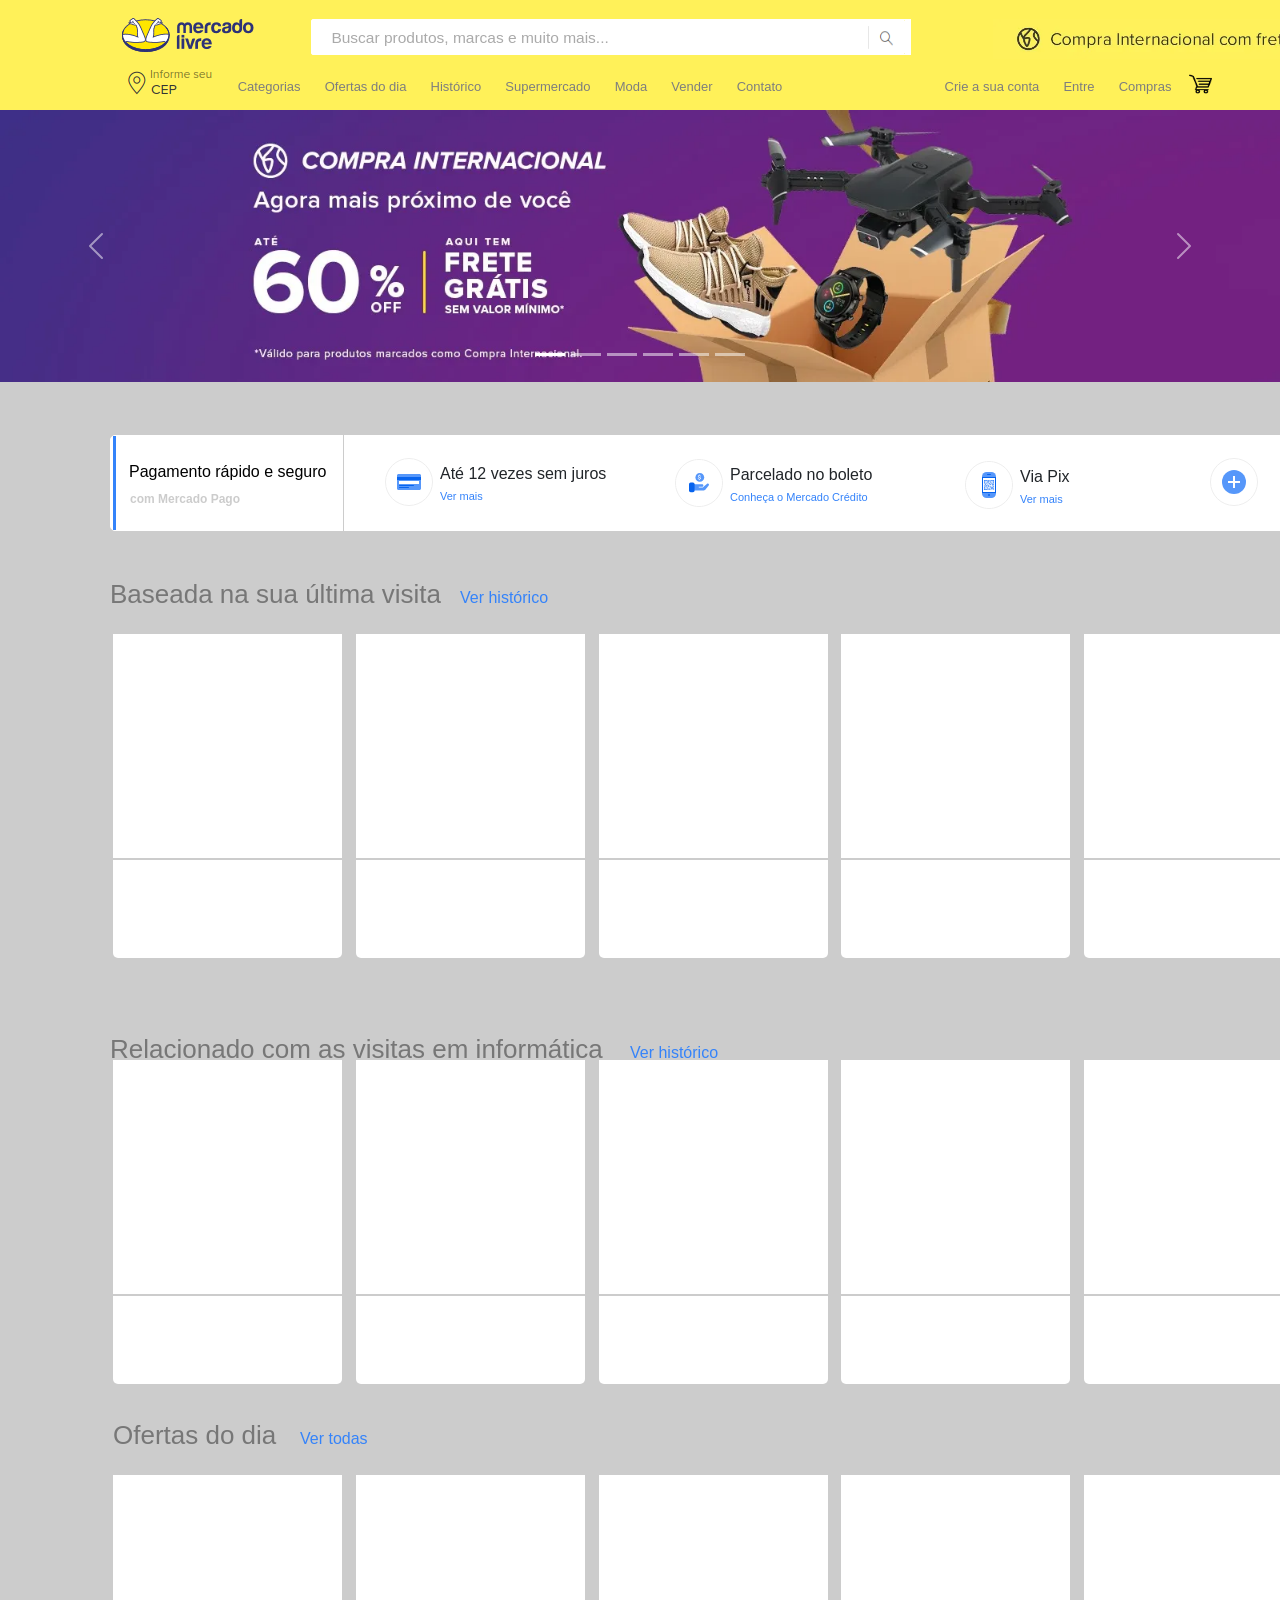
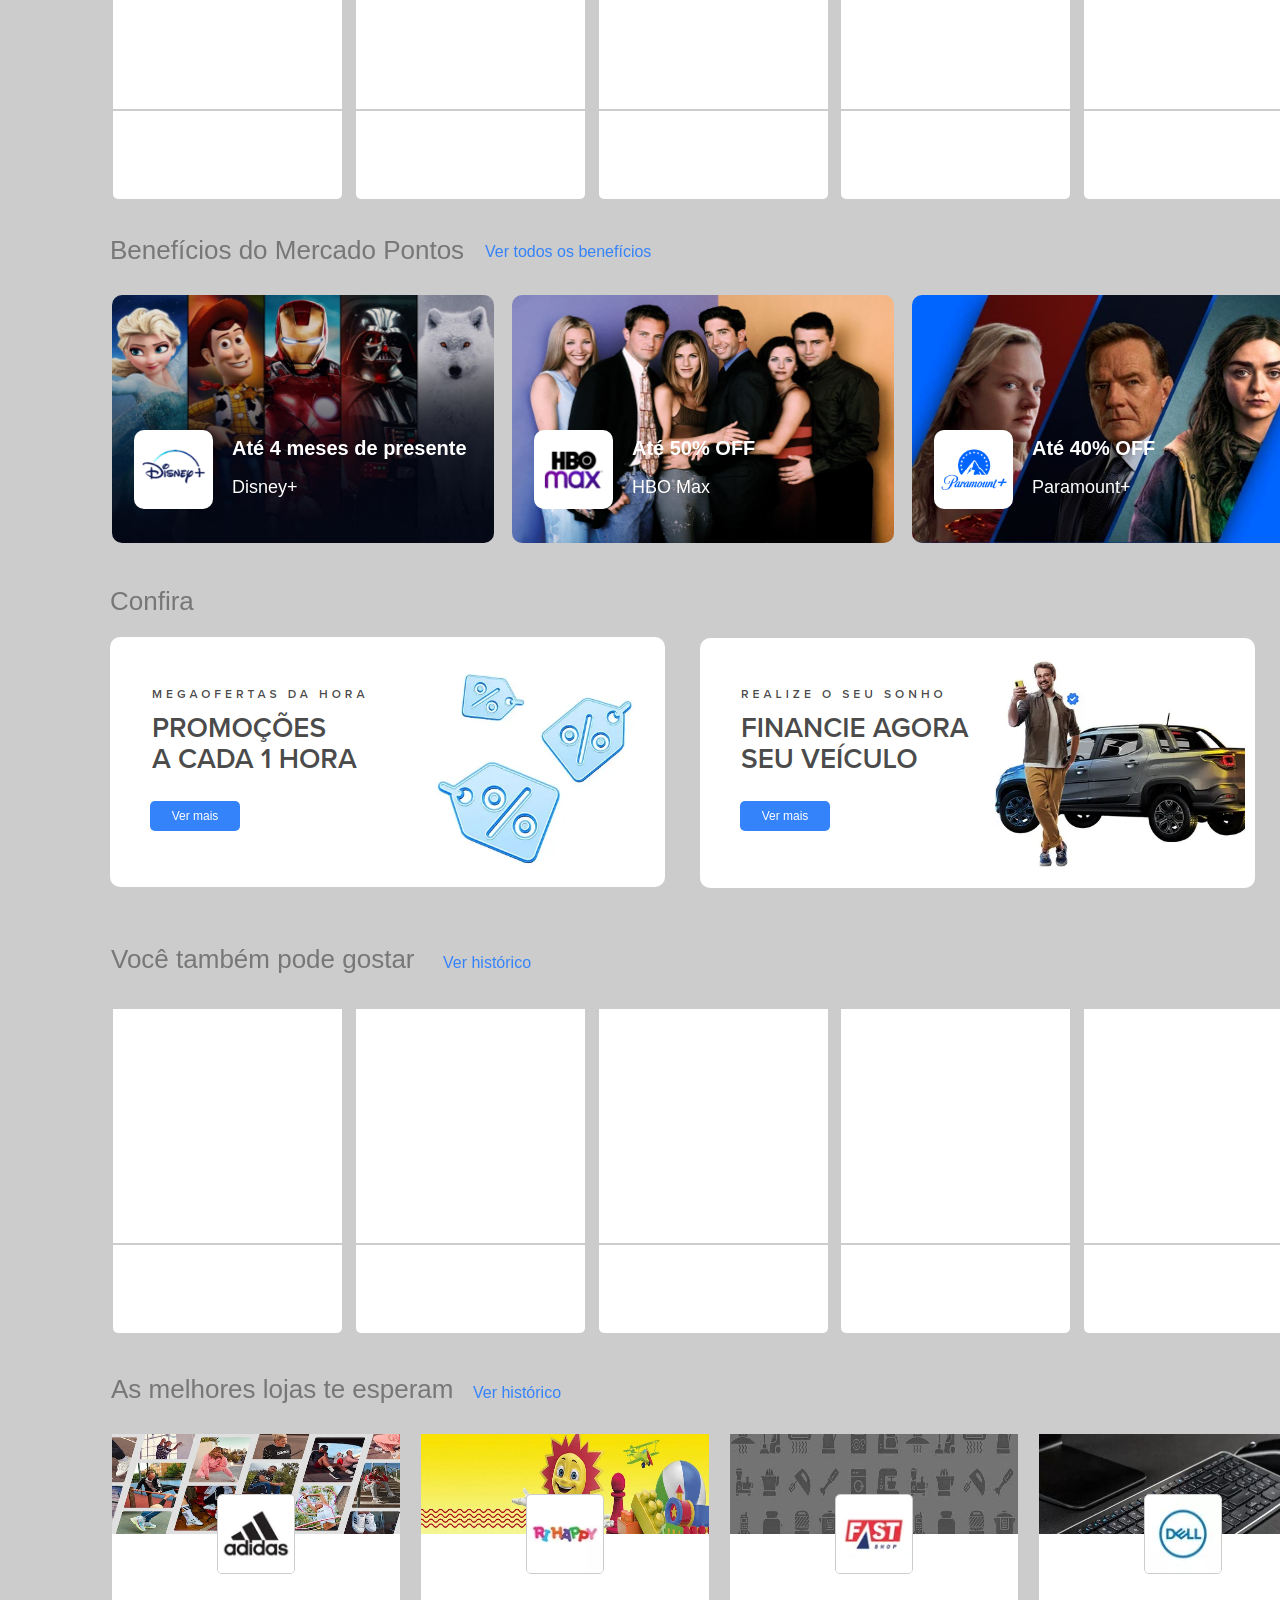
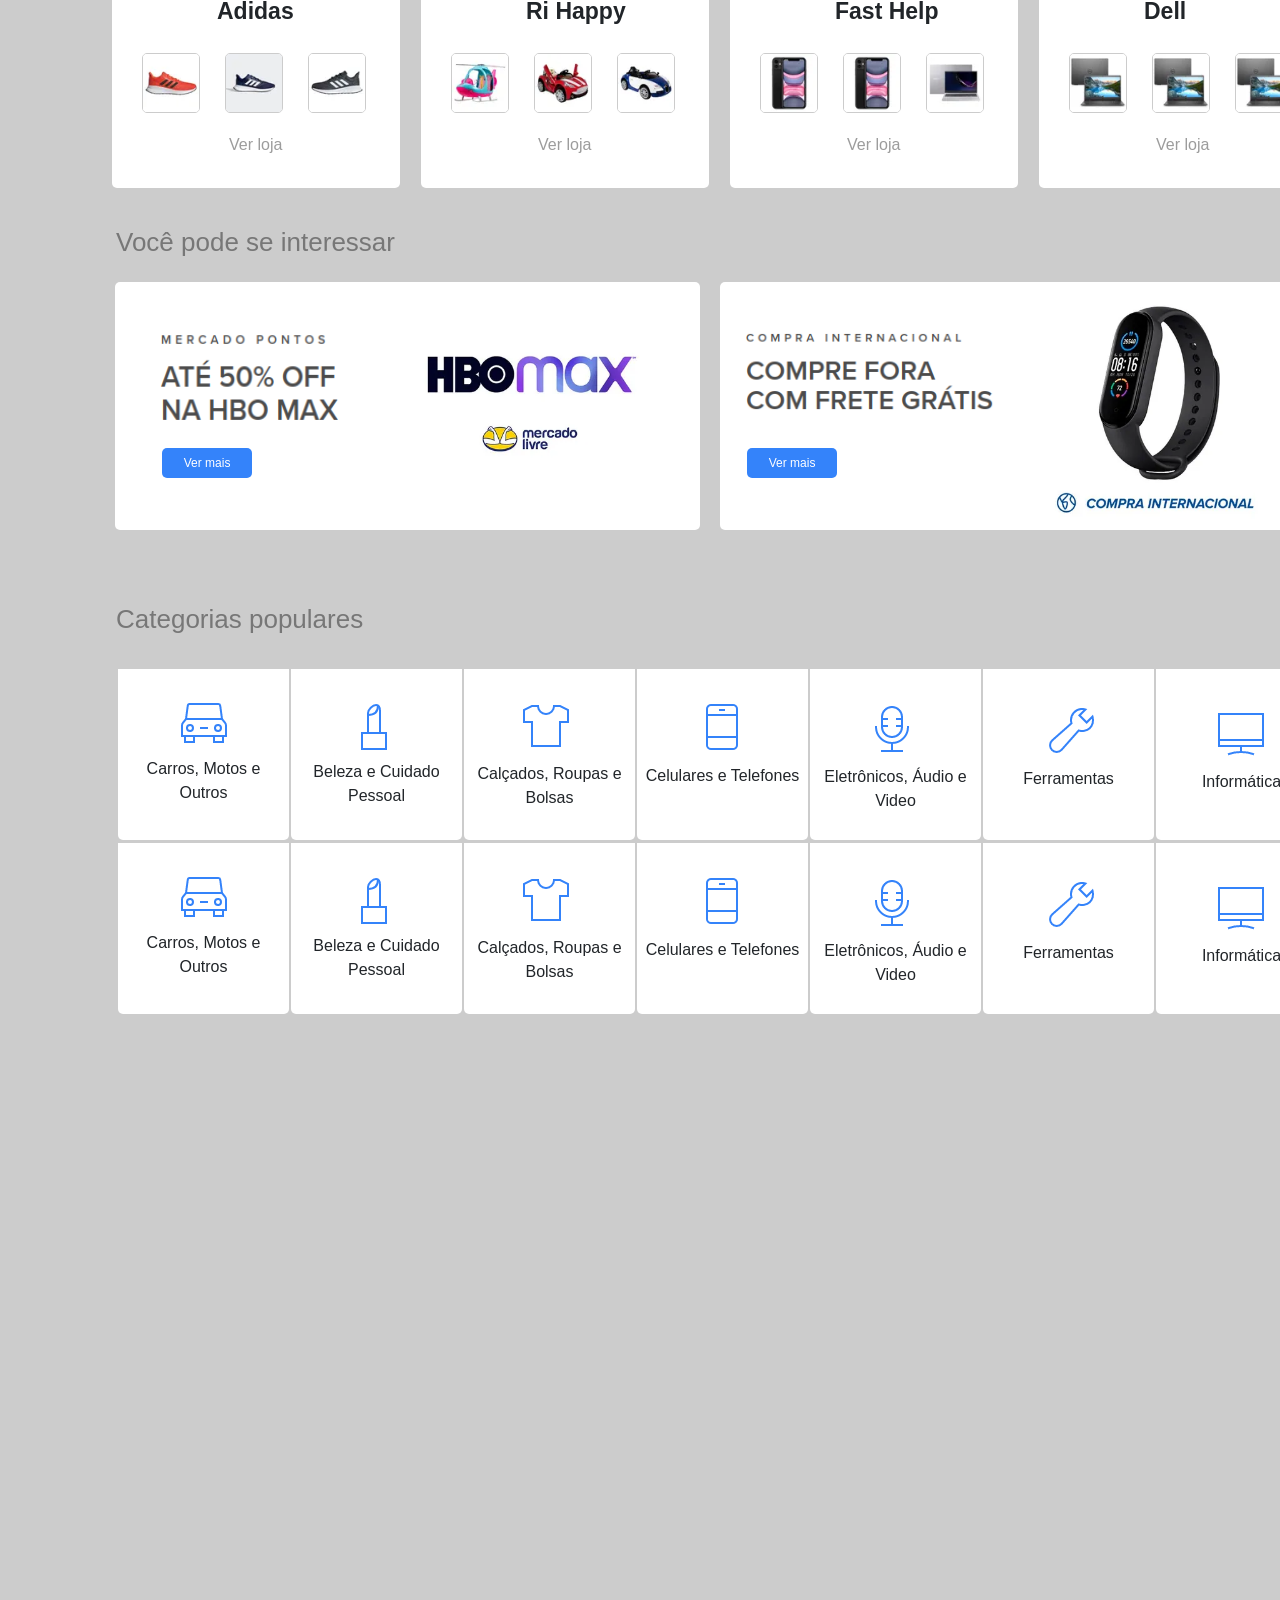
<file: Project + SITE + HTML + CSS + PHP/SITE BACKUP/MercadoLivreBrasil/index.html>
<!DOCTYPE html>

<html lang="pt-br">
    <head>
        <title>Mercado Livre Brasil</title>
        <meta charset="utf-8">
        <meta name="describes" content="HTML55">
        <meta name="autor" content="Brandon Specter">

        <link href="../MercadoLivreBrasil/css/indexcss.css" rel="stylesheet">
        <link href="../MercadoLivreBrasil/css/reset.css" rel="stylesheet">
        <link href="../MercadoLivreBrasil/css/mediaquery.css" rel="stylesheet">

        <!---------------------------Bootstrap---------------------------------->
        <link href="https://cdn.jsdelivr.net/npm/bootstrap@5.1.0/dist/css/bootstrap.min.css" rel="stylesheet" integrity="sha384-KyZXEAg3QhqLMpG8r+8fhAXLRk2vvoC2f3B09zVXn8CA5QIVfZOJ3BCsw2P0p/We" crossorigin="anonymous">
    </head>

<body class="varbody">

    <script src="https://cdn.jsdelivr.net/npm/bootstrap@5.1.0/dist/js/bootstrap.bundle.min.js" integrity="sha384-U1DAWAznBHeqEIlVSCgzq+c9gqGAJn5c/t99JyeKa9xxaYpSvHU5awsuZVVFIhvj" crossorigin="anonymous"></script>
    
    <!----------------------------Menu Site-------------------------------->






    <div class="divmenu"></div>

    <div class="positionMenu">

            <img src=".//photo/menu/logo-pt__large_plus.png" class="iconmenu" alt="favicon">

            <button class="cep" type="button" onclick="jsTest()">
                <img src="../MercadoLivreBrasil/photo/menu/botao.png" alt="cep">
            </button>

            <input type="text" class="input" placeholder="    Buscar produtos, marcas e muito mais...">

            <a href="https://www.mercadolivre.com.br/a/especial/compra-internacional?utm_source=BM%20CBT&utm_medium=BM%20CBT&utm_campaign=BM%20CBT#DEAL_ID=&S=MKT&V=7&T=MENU&L=CBTT3_FGINTERNACIONAL&me.flow=-1&me.bu=3&me.audience=all&me.content_id=BANNER_MENU_CBT&me.component_id=banner_menu_web_ml&me.logic=user_journey&me.position=0&me.bu_line=26">
                <img src="../MercadoLivreBrasil/photo/menu/comprainternacionalcomfretegratis.webp" class="comprasInter" alt="ComprasInternacionais"></a>
    
    
            <button  type="button" class="inputsearch" onclick="jsTest()">
                <img src="../MercadoLivreBrasil/photo/menu/botaoinput.png" class="inputsearchphoto" alt="cep">
            </button>

            <nav class="primary-navigation">
                <ul>
                    <li><a href="#">Categorias</a>
                        <ul>
                            <li><a href="#">Veículos</a></li>


                            <li><a href="#">Tecnologia</a>
                            
                                <ul>
                                    <p class="varP">Tecnologia</p>
                                    <div class="lineHorizontal"></div>

                                    <div class="positionmenu1">
                                        <li><a href="#"><b>Celulares e Telefone</b></a></li>
                                        <li><a href="#">Celulares e Smartphones</a></li>
                                        <li><a href="#">Assessorios para Celulares</a></li>
                                    </div>



                                    <div class="positionmenu2">
                                        <li><a href="#"><b>Câmeras e Acessórios</b></a></li>
                                        <li><a href="#">Acessórios para Câmeras</a></li>
                                        <li><a href="#">Câmeras</a></li>
                                    </div>




                                    <div class="positionmenu3">
                                        <li><a href="#"><b>Games</b></a></li>
                                        <li><a href="#">Video Games</a></li>
                                        <li><a href="#">Filiperamas</a></li>
                                    </div>



                                    <div class="positionmenu4">
                                        <li><a href="#"><b>Informática</b>></a></li>
                                        <li><a href="#">Componentes para PC</a></li>
                                        <li><a href="#">Impressão</a></li>
                                        <li><a href="#">Acessórios para Notebook</a></li>
                                        <li><a href="#">Conectividade e Redes</a></li>
                                    </div>



                                    <div class="positionmenu5">
                                        <li><a href="#"><b>Eletrônico, Áudio e Vídeo</b></a></li>
                                        <li><a href="#">Acessório para Áudio e Video</a></li>
                                        <li><a href="#">Áudio Portátil e Acessórios</a></li>
                                        <li><a href="#">Componentes Eletrônicos</a></li>
                                        <li><a href="#">Equipamento para DJs</a></li>
                                    </div>

                                    <div class="positionmenu6">
                                        <li><a href="#"><b>Televisores</b></a></li>
                                    </div>
                        

                                </ul>
                            </li>

                        


                            <li><a href="#">Casas e Móveis</a></li>
                            <li><a href="#">Eletrodomésticos</a></li>
                            <li><a href="#">Esportes e Fitness</a></li>
                            <li><a href="#">Ferramentas</a></li>
                            <li><a href="#">Construção</a></li>
                            <li><a href="#">Indústria e Comércio</a></li>
                            <li><a href="#">Saúde</a></li>
                            <li><a href="#">Acessórios para Veículos</a></li>
                            <li><a href="#">Beleza e Cuidado Pessoal</a></li>
                            <li><a href="#">Moda</a></li>
                            <li><a href="#">Bebês</a></li>
                            <li><a href="#">Brinquedos</a></li>
                            <li><a href="#">Imóveis</a></li>
                            <li><a href="#">Compra Internacional</a></li>
                            <li><a href="#">Produtos Sustentáveis</a></li>

                        </ul>
                    </li>

                    <li><a href="#">Ofertas do dia</a></li>
                    <li><a href="#">Histórico</a></li>
                    <li><a href="#">Supermercado</a></li>
                    <li><a href="#">Moda</a></li>
                    <li><a href="#">Vender</a></li>
                    <li><a href="#">Contato</a></li>

                    <div class="positionSecondMenu">
                        <li><a href="#">Crie a sua conta</a></li>
                        <li><a href="#">Entre</a></li>
                        <li><a href="#">Compras</a></li>
                    </div>
                    <li><a href="#"> <img src="../MercadoLivreBrasil/photo/menu/shopping-cart-of-horizontal-lines-design.png" class="carrinhoDeCompras" alt="carrinhodecompras">  </a></li>
                </ul>
            </nav>





    <!--------------------------Fim do Menu Site----------------------------->











    <!--------------------------Slide Of Site-------------------------------->

    <section class="slidebootstrap">

        <div id="carouselExampleIndicators" class="carousel slide" data-bs-ride="carousel">
            <div class="carousel-indicators">
            <button type="button" data-bs-target="#carouselExampleIndicators" data-bs-slide-to="0" class="active" aria-current="true" aria-label="Slide 1"></button>
            <button type="button" data-bs-target="#carouselExampleIndicators" data-bs-slide-to="1" aria-label="Slide 2"></button>
            <button type="button" data-bs-target="#carouselExampleIndicators" data-bs-slide-to="2" aria-label="Slide 3"></button>  
            <button type="button" data-bs-target="#carouselExampleIndicators" data-bs-slide-to="3" aria-label="Slide 4"></button>
            <button type="button" data-bs-target="#carouselExampleIndicators" data-bs-slide-to="4" aria-label="Slide 5"></button>
            <button type="button" data-bs-target="#carouselExampleIndicators" data-bs-slide-to="5" aria-label="Slide 6"></button>
            </div>


        <div class="carousel-inner" >

            <div class="carousel-item active">
                <img src="../MercadoLivreBrasil/photo/body/photo2.webp" class="d-block w-100" alt="photo2">
            </div>

            <div class="carousel-item">
                <img src="../MercadoLivreBrasil/photo/body/photo1.webp" class="d-block w-100" alt="photo1">
            </div>

            <div class="carousel-item">
                <img src="../MercadoLivreBrasil/photo/body/photo3.webp" class="d-block w-100" alt="photo3">
            </div>

            <div class="carousel-item">
                <img src="../MercadoLivreBrasil/photo/body/photo4.webp" class="d-block w-100" alt="photo4">
            </div>

            <div class="carousel-item">
                <img src="../MercadoLivreBrasil/photo/body/photo5.webp" class="d-block w-100" alt="photo5">
            </div>

            <div class="carousel-item">
                <img src="../MercadoLivreBrasil/photo/body/photo6.webp" class="d-block w-100" alt="photo6">
            </div>

            </div>

            <button class="carousel-control-prev" type="button" data-bs-target="#carouselExampleIndicators" data-bs-slide="prev">
            <span class="carousel-control-prev-icon" aria-hidden="true"></span>
            <span class="visually-hidden">Previous</span>
            </button>

            <button class="carousel-control-next" type="button" data-bs-target="#carouselExampleIndicators" data-bs-slide="next">
            <span class="carousel-control-next-icon" aria-hidden="true"></span>
            <span class="visually-hidden">Next</span>
            </button>

        </div>
    </section>

    <!------------------------------------Fim Slide Of Site----------------------------------------->










    <!------------------------------------Pagamentos Rápido e seguro--------------------------->
   
    <section class="divmoveall">
    
        <div class="divpagamento"></div>

        <div class="varBoard"></div>  


        <div class="varpmove">   
            <p class="varP_pagamento">Pagamento rápido e seguro</p>
            <p class="varp_pagamento">com Mercado Pago</p> 
        </div>


        <div class="varBoard2"></div>


        <div class="varpmove1">
            <img src="../MercadoLivreBrasil/photo/body/Pagamento rápido/credit-card.svg" class="varimgcreditcard" alt="credit-card">
            <p class="varp12vezes">Até 12 vezes sem juros</p>
            <a href="#" class="varLinkVer">Ver mais</a>

        </div>



        <div class="varpmove2">

            <img src="../MercadoLivreBrasil/photo/body/Pagamento rápido/headmoney.svg" class="varimgheadmoney" alt="headmoney">
            <p class="varpparcelado">Parcelado no boleto</p>
            <a href="#" class="varLinkVer2">Conheça o Mercado Crédito</a>

        </div>


        <div class="varpmove3">

            <img src="../MercadoLivreBrasil/photo/body/Pagamento rápido/smartphone.svg" class="varimgsmartphone" alt="smartphone">
            <p class="varpviapix">Via Pix</p>
            <a href="#" class="varLinkVer3">Ver mais</a>

        </div>



        <div class="varpmove4">

            <img src="../MercadoLivreBrasil/photo/body/Pagamento rápido/view-more.svg" class="" alt="view-more">
            
        </div>

    </section>

    <!------------------------------------Fim Pagamentos Rápido e seguro--------------------------->








    <!------------------------------------Baseada na sua última visita----------------------------->



    <section class="varmovebaseadaall">


        <div class="varmovebaseada">
            <div><p class="varpbaseada">Baseada na sua última visita</p></div>
            <div><a href="#" class="varLinkVer4">Ver histórico</a></div>
        </div>


        <div class="varprodutodivall">
            <div class="varprodutodiv1"></div>
            <div class="varprodutodiv2"></div>
            <div class="varprodutodiv3"></div>
            <div class="varprodutodiv4"></div>
            <div class="varprodutodiv5"></div>
            <div class="varprodutodiv1less"></div>
        </div>


    </section>



        <!------------------------------------Fim Baseada na sua última visita----------------------------->









        <!--------------------------------Relacionado com as visitas em informática-------------------->
    
    <section class="varmoverelacionadoall">
        <div class="varmoverelacionado">
            <div>
                <p class="varprelacionado">Relacionado com as visitas em informática</p>
            </div>

            <div>
                <a href="#" class="varlinkrelacionado">Ver histórico</a>
            </div>
        </div>


        <div class="varprodutodivallrelacionado">
            <div class="varprodutodiv1relacionado"></div>
            <div class="varprodutodiv2relacionado"></div>
            <div class="varprodutodiv3relacionado"></div>
            <div class="varprodutodiv4relacionado"></div>
            <div class="varprodutodiv5relacionado"></div>
            <div class="varprodutodiv1lessrelacionado"></div>
        </div>
    </section>
    <!----------------------------FIM Relacionado com as visitas em informática-------------------->









    <!-------------------------------------------Oferta Do Dia------------------------------------->

    <section class="varmoveofertasall">
        <div class="varmoveoferta">
            <div><p class="varpoferta">Ofertas do dia</p></div>
            <div><a href="#" class="varlinkoferta">Ver todas</a></div>
        </div>
    
        <div class="varprodutodivalloferta">
            <div class="varprodutodiv1oferta"></div>
            <div class="varprodutodiv2oferta"></div>
            <div class="varprodutodiv3oferta"></div>
            <div class="varprodutodiv4oferta"></div>
            <div class="varprodutodiv5oferta"></div>
            <div class="varprodutodiv1lessoferta"></div>
        </div>
    </section>

        <!--------------------------------Fim Oferta Do Dia------------------------------------->








        <!-----------------------------Benefícios Do Mercado Pontos------------------------------------->

    <section class="varmovebeneficiosmercadoall">

        <div class="varmovebeneficiosmercado">
            <div><p class="varpbeneficiosmercado">Benefícios do Mercado Pontos</p></div>
            <div><a href="#" class="varlinkbeneficiosmercado">Ver todos os benefícios</a></div>
        </div>

        <div class="varbeneficiosflex">  
            
                <!---------Disney----------->

            <div class="vardisneyall">

                <img src="../MercadoLivreBrasil/photo/body/Beneficios Do Mercado Pontos/disney+/characters-carousel-widget@2x.jpg" 
                class="vardisney" alt="disney">

                <img src="../MercadoLivreBrasil/photo/body/Beneficios Do Mercado Pontos/disney+/disney-brand@2x.png" 
                class="vardisneylogo" alt="disney">

                <p class="varpdisney4meses">Até 4 meses de presente</p>
                <p class="varpdisney">Disney+</p>

            </div>

                <!---------HBO MAX----------->

            <div class="varhbomaxall">

                <img src="../MercadoLivreBrasil/photo/body/Beneficios Do Mercado Pontos/hbomax/hbomaxphotos.jpg" 
                class="varhbomax" alt="hbomax">

                <img src="../MercadoLivreBrasil/photo/body/Beneficios Do Mercado Pontos/hbomax/logoSquare@2x.png" 
                class="varhbomaxlogo" alt="hbomax">

                <p class="varphbomax4meses">Até 50% OFF</p>
                <p class="varphbomax">HBO Max</p>

            </div>


                <!---------Paramount----------->

            <div class="varparamountall">

                <img src="../MercadoLivreBrasil/photo/body/Beneficios Do Mercado Pontos/paramount+/paramountphoto.jpg" 
                class="varparamount" alt="hbomax">

                <img src="../MercadoLivreBrasil/photo/body/Beneficios Do Mercado Pontos/paramount+/paramount-logo.png" 
                class="varhbomaxlogo" alt="hbomax">

                <p class="varpparamount4meses">Até 40% OFF</p>
                <p class="varpparamount">Paramount+</p>

            </div>

        </div>

    </section>

        <!------------------------Fim Benefícios Do Mercado Pontos------------------------------>
    

        <!--------------------------------------Confira-------------------------------------->
        <!---------------------------------Promoções a cada 1 hora------------------------------->
  
        
    <div class="varmoveconfiraall">    
        <div class="varmoveconfira"><p>Confira</p></div>

        <div>
            <div class="varconfira"></div>
            <div class="varimgconfira"><img src="../MercadoLivreBrasil/photo/body/Confira/promoçãocadaumahora.png" alt="promoçãocadaumahora"></div>
            <button class="varbuttonconfira" type="button" onclick="jsTest()">Ver mais</button>
            <img src="../MercadoLivreBrasil/photo/body/Confira/porcentagem.webp" class="varimgconfiraporcentagem" alt="porcentagem"></div>
        </div>

        <!-------------------------------Financie Agora Seu Veículo------------------------------->
        

        <div class="varmovefinancie2">
            <div class="varconfira2"></div>
            <div class="varimgconfira2"><img src="../MercadoLivreBrasil/photo/body/Confira/financeiagora.png" alt="promoçãocadaumahora"></div>
            <button class="varbuttonconfira2" type="button" onclick="jsTest()">Ver mais</button>
            <img src="../MercadoLivreBrasil/photo/body/Confira/carro.webp" class="varimgconfiraporcentagem2" alt="porcentagem"></div>
        </div>

    </div>

        <!----------------------------------Fim Promoções a cada 1 hora------------------------------->
        <!--------------------------------------Fim Confira-------------------------------------->








        <!---------------------------------Você também pode gostar ------------------------------------->

    <div class="varmovegostarall">
        <div class="varmovegostar">
            <div>
                <p class="varpgostar">Você também pode gostar</p>
            </div>
    
            <div>
                <a href="#" class="varlinkgostar">Ver histórico</a>
            </div>
        </div>
    
    
        <div class="varprodutodivallgostara">
            <div class="varprodutodiv1gostar"></div>
            <div class="varprodutodiv2gostar"></div>
            <div class="varprodutodiv3gostar"></div>
            <div class="varprodutodiv4gostar"></div>
            <div class="varprodutodiv5gostar"></div>
            <div class="varprodutodiv1lessgostar"></div>
        </div>
    </div>

        <!---------------------------------Fim De Você também pode gostar ------------------------------------->


        <!---------------------------------As melhores lojas te esperam ------------------------------------->

    <section class="varmovelojasall">

        <div class="varmovelojas">
            <div>
                <p class="varplojas">As melhores lojas te esperam</p>
            </div>

            <div>
                <a href="#" class="varlinklojas">Ver histórico</a>
            </div>
        </div>

        <!--------------------Flex Configure---------------------------->

        <div class="varprodutodivalllojas">

        <!-------------------------Adidas------------------------------->

            <div class="varprodutodiv1lojas">
                
                <img src="../MercadoLivreBrasil/photo/body/As melhores lojas te esperam/adidas/adidasbanner.jpeg" class="varimgadidasbanner" alt="">
                <img src="../MercadoLivreBrasil/photo/body/As melhores lojas te esperam/adidas/adidas.webp" class="varimgadidaslogo" alt="">
                <p class="varpadidas">Adidas</p>
                <img src="../MercadoLivreBrasil/photo/body/As melhores lojas te esperam/adidas/tenis1.webp" class="varimgadidastenis1" alt="">
                <img src="../MercadoLivreBrasil/photo/body/As melhores lojas te esperam/adidas/tenis2.webp" class="varimgadidastenis2" alt="">
                <img src="../MercadoLivreBrasil/photo/body/As melhores lojas te esperam/adidas/tenis3.webp" class="varimgadidastenis3" alt="">
                <a href="#" class="varlinkadidaslojas">Ver loja</a>
            </div>
        
            <!----------------------Fim Adidas------------------------------->

            <!----------------------Ri Happy------------------------------->

            
            <div class="varprodutodiv2lojas">

                <img src="../MercadoLivreBrasil/photo/body/As melhores lojas te esperam/rihappy/bannerrihappy.jpg" class="varimgadidasbanner" alt="">
                <img src="../MercadoLivreBrasil/photo/body/As melhores lojas te esperam/rihappy/logorihappy.webp" class="varimgadidaslogo" alt="">
                <p class="varpadidas">Ri Happy</p>
                <img src="../MercadoLivreBrasil/photo/body/As melhores lojas te esperam/rihappy/photo1.webp" class="varimgadidastenis1" alt="">
                <img src="../MercadoLivreBrasil/photo/body/As melhores lojas te esperam/rihappy/photo2.webp" class="varimgadidastenis2" alt="">
                <img src="../MercadoLivreBrasil/photo/body/As melhores lojas te esperam/rihappy/photo3.webp" class="varimgadidastenis3" alt="">
                <a href="#" class="varlinkadidaslojas">Ver loja</a>

            </div>

            <!----------------------Fim Ri Happy------------------------------->
        
            <!-------------------------Fast Shop------------------------------->

            <div class="varprodutodiv3lojas">

                <img src="../MercadoLivreBrasil/photo/body/As melhores lojas te esperam/fast/bannerfastshop.jpg" class="varimgadidasbanner" alt="">
                <img src="../MercadoLivreBrasil/photo/body/As melhores lojas te esperam/fast/logofasthelp.webp" class="varimgadidaslogo" alt="">
                <p class="varpadidas">Fast Help</p>
                <img src="../MercadoLivreBrasil/photo/body/As melhores lojas te esperam/fast/photo1.webp" class="varimgadidastenis1" alt="">
                <img src="../MercadoLivreBrasil/photo/body/As melhores lojas te esperam/fast/photo2.webp" class="varimgadidastenis2" alt="">
                <img src="../MercadoLivreBrasil/photo/body/As melhores lojas te esperam/fast/photo3.webp" class="varimgadidastenis3" alt="">
                <a href="#" class="varlinkadidaslojas">Ver loja</a>
            </div>

            <!-------------------------Fim Fast Shop---------------------------->

            <!-----------------------------Dell--------------------------------->    

            <div class="varprodutodiv4lojas">

                <img src="../MercadoLivreBrasil/photo/body/As melhores lojas te esperam/dell/bannerdell.jpg" class="varimgadidasbanner" alt="">
                <img src="../MercadoLivreBrasil/photo/body/As melhores lojas te esperam/dell/logodell.webp" class="varimgadidaslogo" alt="">
                <p class="varpadidas">Dell</p>
                <img src="../MercadoLivreBrasil/photo/body/As melhores lojas te esperam/dell/photo1.webp" class="varimgadidastenis1" alt="">
                <img src="../MercadoLivreBrasil/photo/body/As melhores lojas te esperam/dell/photo2.webp" class="varimgadidastenis2" alt="">
                <img src="../MercadoLivreBrasil/photo/body/As melhores lojas te esperam/dell/photo3.webp" class="varimgadidastenis3" alt="">
                <a href="#" class="varlinkadidaslojas">Ver loja</a>

            </div>

            <!---------------------------Fim Dell------------------------------->

        </div>
    </section>

        <!---------------------------------Fim De As melhores lojas te esperam ------------------------------------->











        <!---------------------------------Você pode se interessar------------------------------------->

    <section class="varmoveinteressarall"> <!--Controla o restante da página-->  

        <div class="varmoveinteressar">
            <div><p class="varpinteressar">Você pode se interessar</p></div>
        </div>


        <div class="varprodutodivallinteressar">

            <div class="vardiv1interessar">

                <img src="../MercadoLivreBrasil/photo/body/Voce pode se interessar/hbomaxphoto.png" class="varimginteressar" alt="promoçãocadaumahora">
                <button class="varbuttoninteressar" type="button" onclick="jsTest()">Ver mais</button>
                <img src="../MercadoLivreBrasil/photo/body/Voce pode se interessar/hbomax.webp" class="varimginteressarporcentagem" alt="porcentagem">

            </div>



            <div class="vardiv2interessar">

                <img src="../MercadoLivreBrasil/photo/body/Voce pode se interessar/Compre fora com frete gratis/compreforacomfrete.png" class="varimgcomprefora" alt="promoçãocadaumahora">
                <button class="varbuttoncomprefora" type="button" onclick="jsTest()">Ver mais</button>
                <img src="../MercadoLivreBrasil/photo/body/Voce pode se interessar/Compre fora com frete gratis/relogiointeligente.webp" class="varimgcompreforaporcentagem" alt="porcentagem">

            </div>

        </div>

        <!---------------------------Fim Você pode se interessar------------------------------------->

        <!---------------------------Categorias Populares---------------------------->

        <div class="varmovecategorias">
            <div>
                <p class="varpcategorias">Categorias populares</p>
            </div>
        </div>




        <div class="varprodutodivallpopulares">

                <div class="varprodutodiv1populares">
                    <img src="../MercadoLivreBrasil/photo/body/Categorias Populares/carro.png" class="varimgpopulares" alt="">
                    <p class="varpopulares">Carros, Motos e <br> Outros</p>
                </div>




            <div class="varprodutodiv2populares">

                <img src="../MercadoLivreBrasil/photo/body/Categorias Populares/batom.png" class="varimgpopulares2" alt="">
                <p class="varpopulares2">Beleza e Cuidado <br> Pessoal</p>


            </div>




            <div class="varprodutodiv3populares">

                <img src="../MercadoLivreBrasil/photo/body/Categorias Populares/roupa.png" class="varimgpopulares3" alt="">
                <p class="varpopulares3">Calçados, Roupas e <br> Bolsas</p>

            </div>




            <div class="varprodutodiv4populares">

                <img src="../MercadoLivreBrasil/photo/body/Categorias Populares/celular.png" class="varimgpopulares4" alt="">
                <p class="varpopulares4">Celulares e Telefones</p>
            </div>




            <div class="varprodutodiv5populares">


                <img src="../MercadoLivreBrasil/photo/body/Categorias Populares/microfone.png" class="varimgpopulares5" alt="">
                <p class="varpopulares5">Eletrônicos, Áudio e <br> Video</p>
            </div>




            <div class="varprodutodiv6populares">

                <img src="../MercadoLivreBrasil/photo/body/Categorias Populares/ferramenta.png" class="varimgpopulares6" alt="">
                <p class="varpopulares6">Ferramentas</p>

            </div>



            <div class="varprodutodiv7populares">

                <img src="../MercadoLivreBrasil/photo/body/Categorias Populares/televisão.png" class="varimgpopulares7" alt="">
                <p class="varpopulares7">Informática</p>

            </div>
        </div>



        <!------------------------------Segundo Quadrado-------------------------------------->
        <!------------------------------Segundo Quadrado-------------------------------------->
        <!------------------------------Segundo Quadrado-------------------------------------->
        <!------------------------------Segundo Quadrado-------------------------------------->
        <!------------------------------Segundo Quadrado-------------------------------------->

        <div class="varprodutodivallpopulares2">

            <div class="varprodutodiv1populares">

                <img src="../MercadoLivreBrasil/photo/body/Categorias Populares/carro.png" class="varimgpopulares" alt="">
                <p class="varpopulares">Carros, Motos e <br> Outros</p>

            </div>




            <div class="varprodutodiv2populares">

                <img src="../MercadoLivreBrasil/photo/body/Categorias Populares/batom.png" class="varimgpopulares2" alt="">
                <p class="varpopulares2">Beleza e Cuidado <br> Pessoal</p>


            </div>




            <div class="varprodutodiv3populares">

                <img src="../MercadoLivreBrasil/photo/body/Categorias Populares/roupa.png" class="varimgpopulares3" alt="">
                <p class="varpopulares3">Calçados, Roupas e <br> Bolsas</p>

            </div>




            <div class="varprodutodiv4populares">

                <img src="../MercadoLivreBrasil/photo/body/Categorias Populares/celular.png" class="varimgpopulares4" alt="">
                <p class="varpopulares4">Celulares e Telefones</p>
            </div>




                <div class="varprodutodiv5populares">


                    <img src="../MercadoLivreBrasil/photo/body/Categorias Populares/microfone.png" class="varimgpopulares5" alt="">
                    <p class="varpopulares5">Eletrônicos, Áudio e <br> Video</p>
                </div>




                <div class="varprodutodiv6populares">

                    <img src="../MercadoLivreBrasil/photo/body/Categorias Populares/ferramenta.png" class="varimgpopulares6" alt="">
                    <p class="varpopulares6">Ferramentas</p>

                </div>



                <div class="varprodutodiv7populares">

                    <img src="../MercadoLivreBrasil/photo/body/Categorias Populares/televisão.png" class="varimgpopulares7" alt="">
                    <p class="varpopulares7">Informática</p>

                    </div>
        </div>

    </section>




    <script>

        function jsTest(){
            alert("Button WOrking");
        }
    </script>



<br>
<br>
<br>
<br>
<br>
<br>
<br>
<br>
<br>
<br>
<br>
<br>
<br>
<br>
<br>
<br>
<br>
<br>
<br>
<br>
<br>
<br>
<br>
<br>
<br>
<br>
<br>
<br>
<br>
<br>
<br>
<br>
<br>
<br>
<br>
<br>
<br>
<br>
<br>
<br>
<br>
<br>
<br>
<br>
<br>
<br>
<br>
<br>
<br>
<br>
<br>
<br>
<br>
<br>
<br>
<br>
<br>
<br>
<br>
<br>
<br>
<br>
<br>
<br>
<br>
<br>
<br>
<br>
<br>
<br>
<br>
<br>
</body>
</html>
</file>
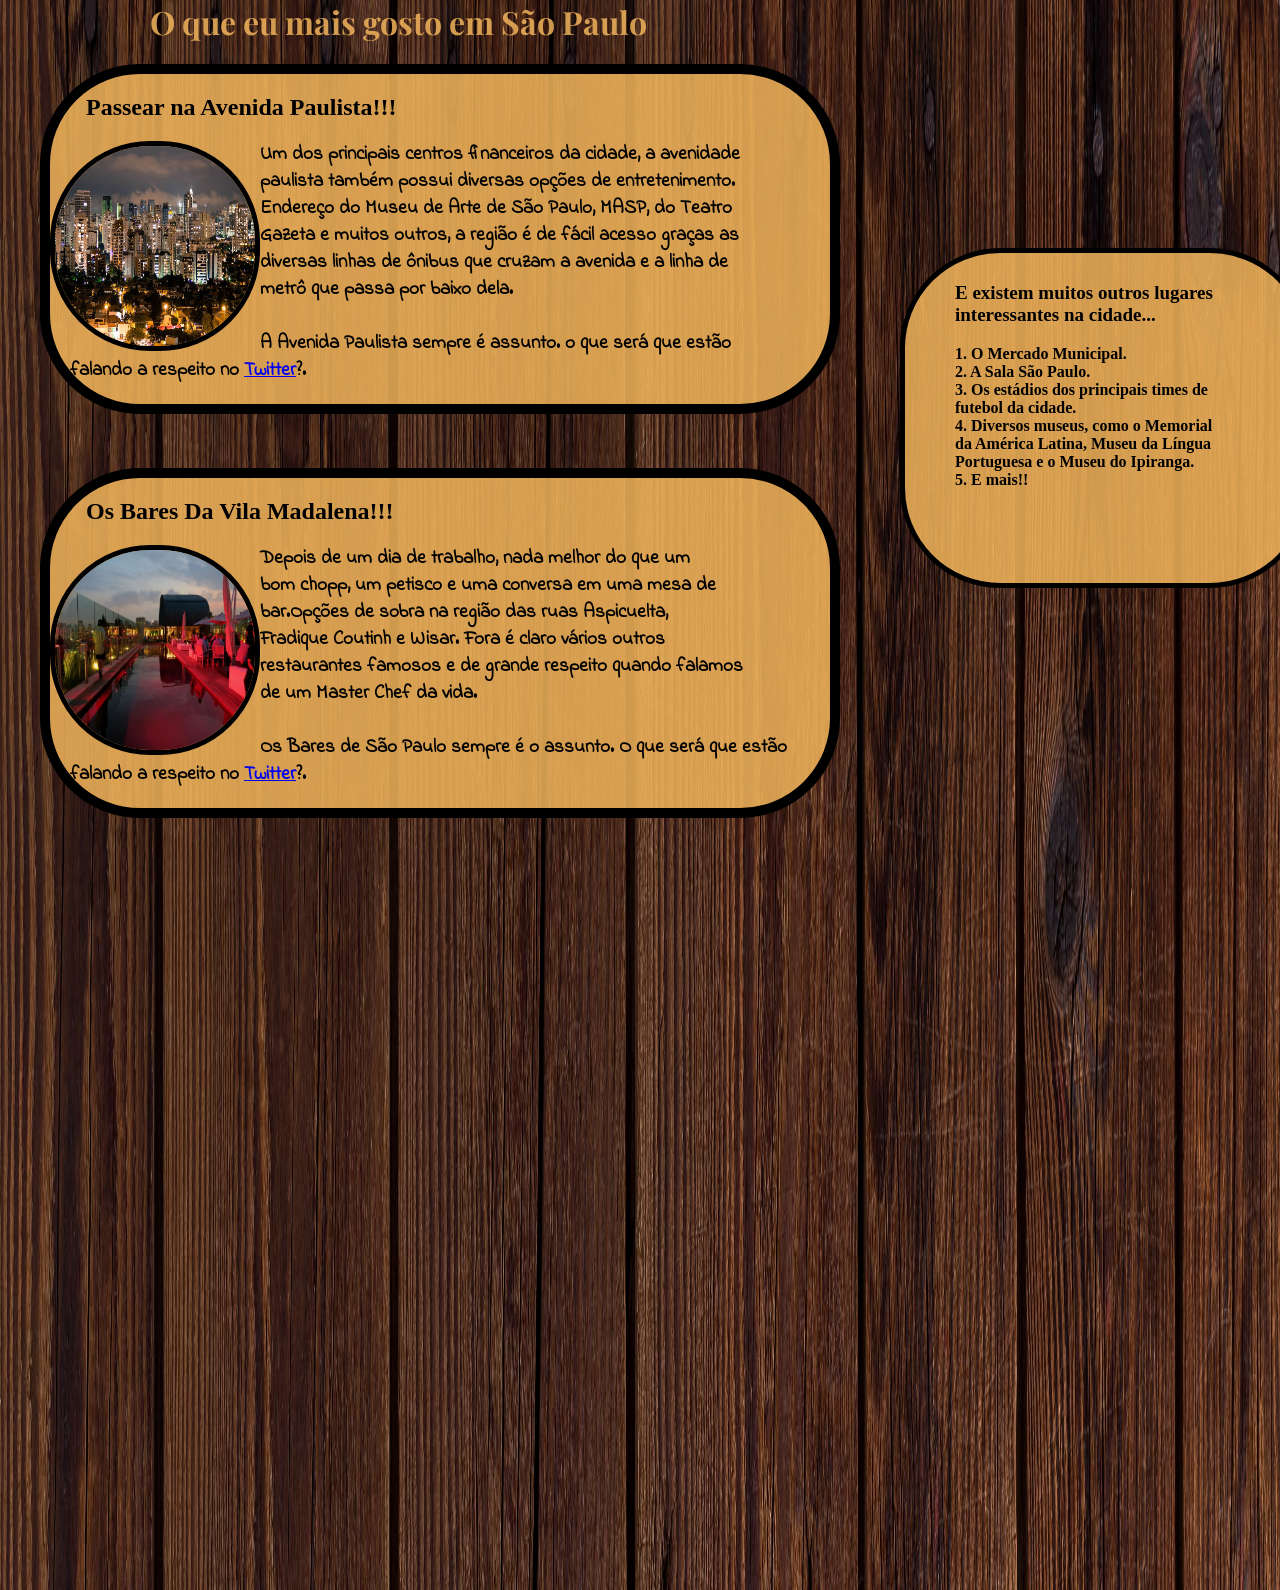
<file: Project + SITE + HTML + CSS + PHP/SITE BACKUP/SiteBookHTML5/index.html>
<!DOCTYPE = html>

<html>

      <head>
            <title>Diary of Sao Paulo</title>
            <meta charset="utf-8">
            <link href="css/index.css" rel="stylesheet">
            <link rel="preconnect" href="https://fonts.gstatic.com">
            <link href="https://fonts.googleapis.com/css2?family=Indie+Flower&display=swap" rel="stylesheet"> 
            <link rel="preconnect" href="https://fonts.gstatic.com">
<link href="https://fonts.googleapis.com/css2?family=Playfair+Display:ital,wght@1,600&display=swap" rel="stylesheet"> 
      </head>

      <body>

                                    <!-- First Post Paulista-->

            <h1 class="var4h1">O que eu mais gosto em São Paulo</h1>

            <div class="var3div">

                <h2> &nbsp &nbsp &nbsp Passear na Avenida Paulista!!!</h2>
                
                <p class="var2p"> <img src="../SiteBookHTML5/photo/brazil_sao_paulo.jpg" class="var1img" alt="brazil_sao_paulo" height="200px" width="200px"> Um dos principais centros financeiros da cidade, a avenidade <br> 
                  paulista também possui diversas opções de entretenimento. <br>
                  Endereço do Museu de Arte de São Paulo, MASP, do Teatro <br> 
                  Gazeta e muitos outros, a região é de fácil acesso graças as <br>
                  diversas linhas de ônibus que cruzam a avenida e a linha de <br>
                  metrô que passa por baixo dela. <br><br>
                  
                  A Avenida Paulista sempre é assunto. o que será que estão <br> &nbsp &nbsp falando a respeito no
                  <a href="https://twitter.com/?lang=en">Twitter</a>?.
            
            
            </p>
            </div>

            <br>
            <br>
            <br>

            
                                    <!--Second Post Bares-->
            

            <div class="var3div">

                <h2> &nbsp &nbsp &nbsp Os Bares Da Vila Madalena!!!</h2>
                
                <p class="var2p"> <img src="../SiteBookHTML5/photo/Skye-1.jpg" class="var1img" alt="brazil_sao_paulo" height="200px" width="200px"> 
                  Depois de um dia de trabalho, nada melhor do que um <br>
                  bom chopp, um petisco e uma conversa em uma mesa de <br>
                  bar.Opções de sobra na região das ruas Aspicuelta, <br>
                  Fradique Coutinh e Wisar. Fora é claro vários outros <br>
                  restaurantes famosos e de grande respeito quando falamos <br>
                  de um Master Chef da vida. <br><br>
                  
                  Os Bares de São Paulo sempre é o assunto. O que será que estão <br> &nbsp &nbsp falando a respeito no
                  <a href="https://twitter.com/?lang=en">Twitter</a>?.
            
            
            </p>
            </div>

            <div class="var5div">
                  <p class="var5ph">E existem muitos outros lugares <br>
                     interessantes na cidade...
                  </p>
       
                  <p class="var5pmenu">1. O Mercado Municipal. <br>
                     2. A Sala São Paulo. <br>
                     3. Os estádios dos principais times de <br>
                     futebol da cidade. <br>
                     4. Diversos museus, como o Memorial <br>
                     da América Latina, Museu da Língua <br>
                     Portuguesa e o Museu do Ipiranga. <br>
                     5. E mais!!
                  </p>
            
            
            </div>

            <br>
            <br>
            <br>
            <br>
            <br>
            <br>
            <br>
            <br>
            <br>
            <br>
            <br>
            <br>
            <br>
            <br>
            <br>
            <br>
            <br>
            <br>
            <br>
            <br>
            <br>
            <br>
            <br>
            <br>
      




















      </body>



</html>
</file>
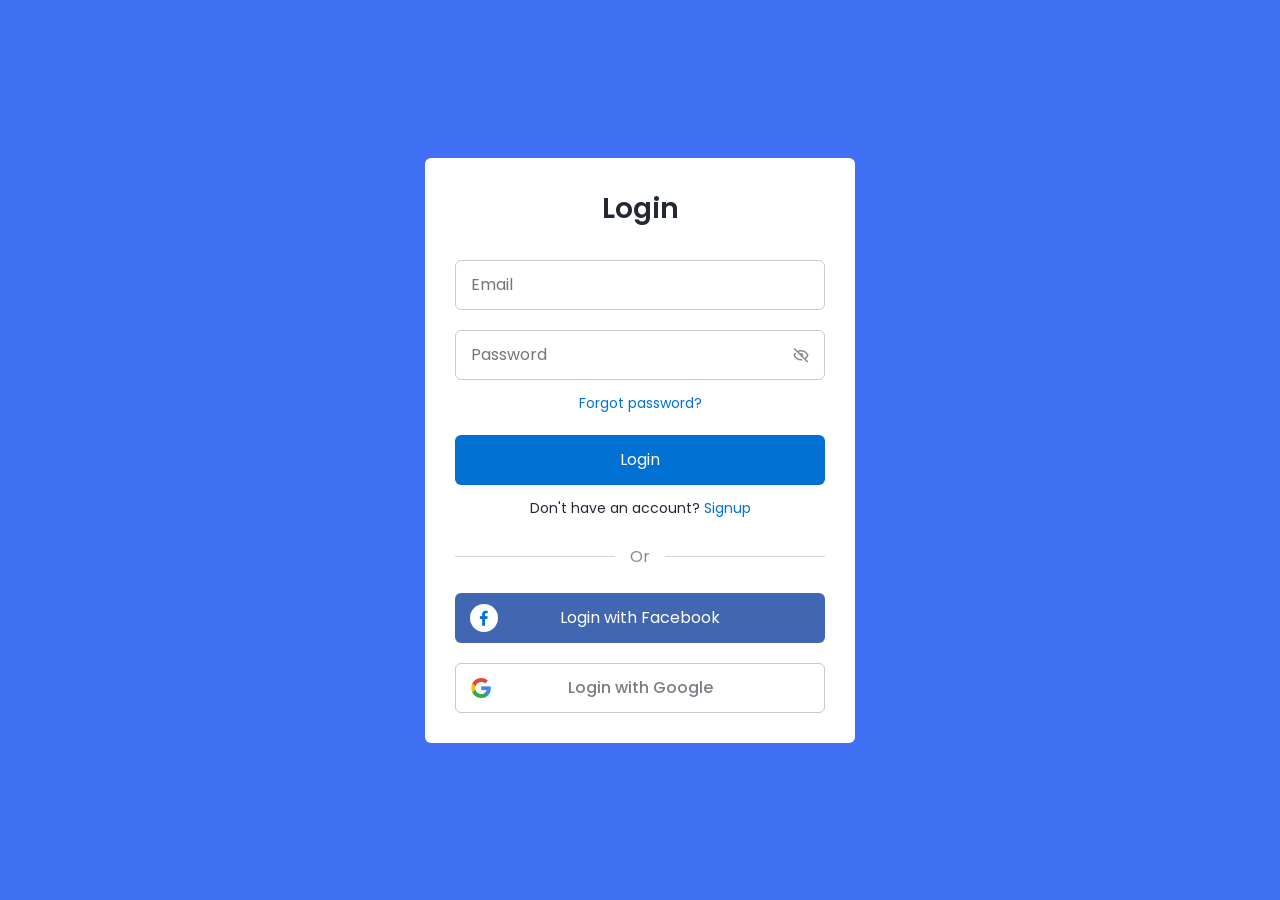
<file: Template WEB/Forms Registration/Login & Signup Form/index.html>
<!DOCTYPE html>
<!-- Coding by CodingLab | www.codinglabweb.com-->
    <html lang="en">
    <head>
        <meta charset="UTF-8">
        <meta http-equiv="X-UA-Compatible" content="IE=edge">
        <meta name="viewport" content="width=device-width, initial-scale=1.0">
        <title> Responsive Login and Signup Form </title>

        <!-- CSS -->
        <link rel="stylesheet" href="css/style.css">
                
        <!-- Boxicons CSS -->
        <link href='https://unpkg.com/boxicons@2.1.2/css/boxicons.min.css' rel='stylesheet'>
                        
    </head>
    <body>
        <section class="container forms">
            <div class="form login">
                <div class="form-content">
                    <header>Login</header>
                    <form action="#">
                        <div class="field input-field">
                            <input type="email" placeholder="Email" class="input">
                        </div>

                        <div class="field input-field">
                            <input type="password" placeholder="Password" class="password">
                            <i class='bx bx-hide eye-icon'></i>
                        </div>

                        <div class="form-link">
                            <a href="#" class="forgot-pass">Forgot password?</a>
                        </div>

                        <div class="field button-field">
                            <button>Login</button>
                        </div>
                    </form>

                    <div class="form-link">
                        <span>Don't have an account? <a href="#" class="link signup-link">Signup</a></span>
                    </div>
                </div>

                <div class="line"></div>

                <div class="media-options">
                    <a href="#" class="field facebook">
                        <i class='bx bxl-facebook facebook-icon'></i>
                        <span>Login with Facebook</span>
                    </a>
                </div>

                <div class="media-options">
                    <a href="#" class="field google">
                        <img src="images/google.png" alt="" class="google-img">
                        <span>Login with Google</span>
                    </a>
                </div>

            </div>

            <!-- Signup Form -->

            <div class="form signup">
                <div class="form-content">
                    <header>Signup</header>
                    <form action="#">
                        <div class="field input-field">
                            <input type="email" placeholder="Email" class="input">
                        </div>

                        <div class="field input-field">
                            <input type="password" placeholder="Create password" class="password">
                        </div>

                        <div class="field input-field">
                            <input type="password" placeholder="Confirm password" class="password">
                            <i class='bx bx-hide eye-icon'></i>
                        </div>

                        <div class="field button-field">
                            <button>Signup</button>
                        </div>
                    </form>

                    <div class="form-link">
                        <span>Already have an account? <a href="#" class="link login-link">Login</a></span>
                    </div>
                </div>

                <div class="line"></div>

                <div class="media-options">
                    <a href="#" class="field facebook">
                        <i class='bx bxl-facebook facebook-icon'></i>
                        <span>Login with Facebook</span>
                    </a>
                </div>

                <div class="media-options">
                    <a href="#" class="field google">
                        <img src="images/google.png" alt="" class="google-img">
                        <span>Login with Google</span>
                    </a>
                </div>

            </div>
        </section>

        <!-- JavaScript -->
        <script src="js/script.js"></script>
    </body>
</html>
</file>
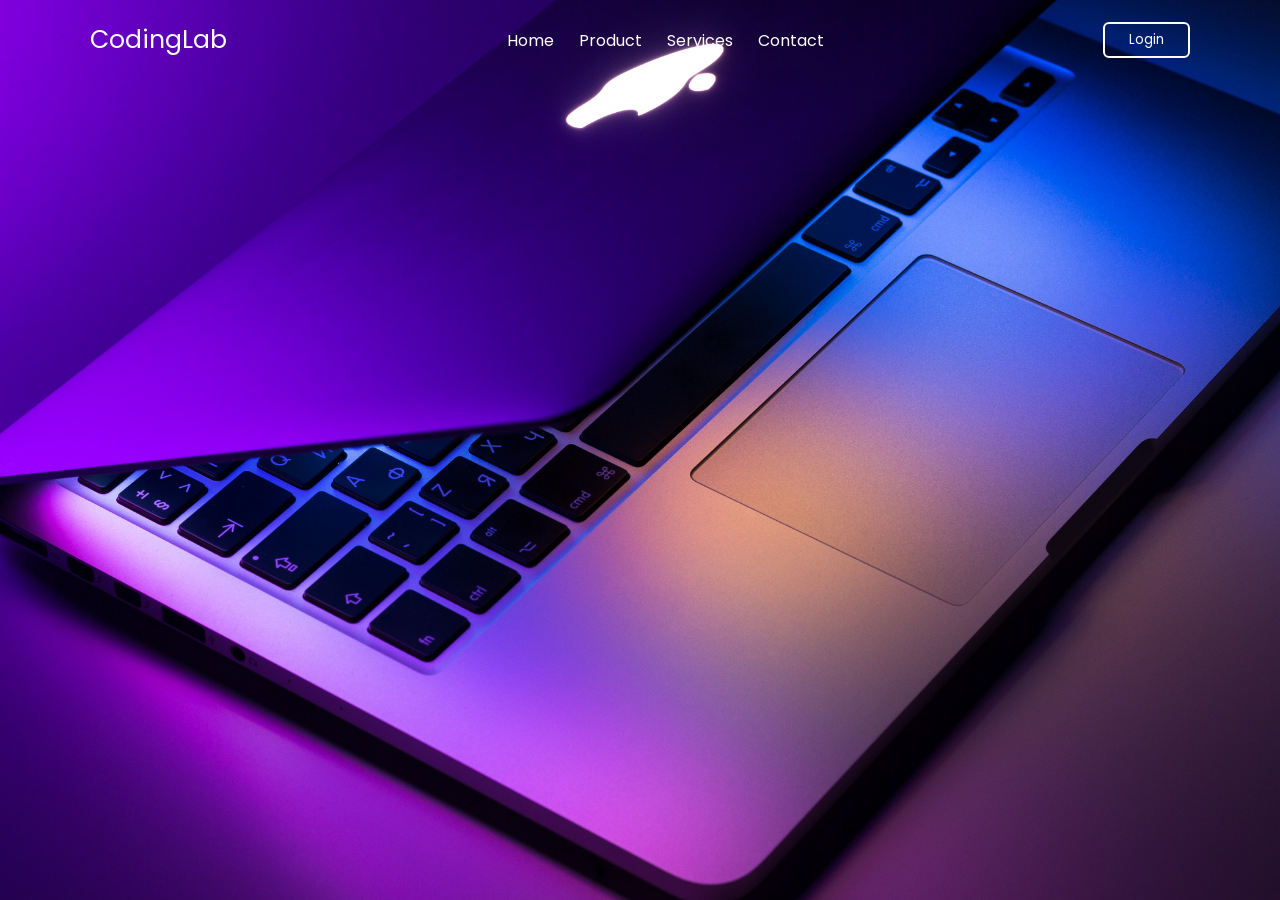
<file: Template WEB/Forms Registration/Website with Login & Registration Form/index.html>
<!DOCTYPE html>
<!-- Coding by CodingLab || www.codinglabweb.com -->
<html lang="en">
  <head>
    <meta charset="UTF-8" />
    <meta http-equiv="X-UA-Compatible" content="IE=edge" />
    <meta name="viewport" content="width=device-width, initial-scale=1.0" />
    <title>Website with Login & Registration Form</title>
    <link rel="stylesheet" href="style.css" />
    <!-- Unicons -->
    <link rel="stylesheet" href="https://unicons.iconscout.com/release/v4.0.0/css/line.css" />
  </head>
  <body>
    <!-- Header -->
    <header class="header">
      <nav class="nav">
        <a href="#" class="nav_logo">CodingLab</a>

        <ul class="nav_items">
          <li class="nav_item">
            <a href="#" class="nav_link">Home</a>
            <a href="#" class="nav_link">Product</a>
            <a href="#" class="nav_link">Services</a>
            <a href="#" class="nav_link">Contact</a>
          </li>
        </ul>

        <button class="button" id="form-open">Login</button>
      </nav>
    </header>

    <!-- Home -->
    <section class="home">
      <div class="form_container">
        <i class="uil uil-times form_close"></i>
        <!-- Login From -->
        <div class="form login_form">
          <form action="#">
            <h2>Login</h2>

            <div class="input_box">
              <input type="email" placeholder="Enter your email" required />
              <i class="uil uil-envelope-alt email"></i>
            </div>
            <div class="input_box">
              <input type="password" placeholder="Enter your password" required />
              <i class="uil uil-lock password"></i>
              <i class="uil uil-eye-slash pw_hide"></i>
            </div>

            <div class="option_field">
              <span class="checkbox">
                <input type="checkbox" id="check" />
                <label for="check">Remember me</label>
              </span>
              <a href="#" class="forgot_pw">Forgot password?</a>
            </div>

            <button class="button">Login Now</button>

            <div class="login_signup">Don't have an account? <a href="#" id="signup">Signup</a></div>
          </form>
        </div>

        <!-- Signup From -->
        <div class="form signup_form">
          <form action="#">
            <h2>Signup</h2>

            <div class="input_box">
              <input type="email" placeholder="Enter your email" required />
              <i class="uil uil-envelope-alt email"></i>
            </div>
            <div class="input_box">
              <input type="password" placeholder="Create password" required />
              <i class="uil uil-lock password"></i>
              <i class="uil uil-eye-slash pw_hide"></i>
            </div>
            <div class="input_box">
              <input type="password" placeholder="Confirm password" required />
              <i class="uil uil-lock password"></i>
              <i class="uil uil-eye-slash pw_hide"></i>
            </div>

            <button class="button">Signup Now</button>

            <div class="login_signup">Already have an account? <a href="#" id="login">Login</a></div>
          </form>
        </div>
      </div>
    </section>

    <script src="script.js"></script>
  </body>
</html>
</file>
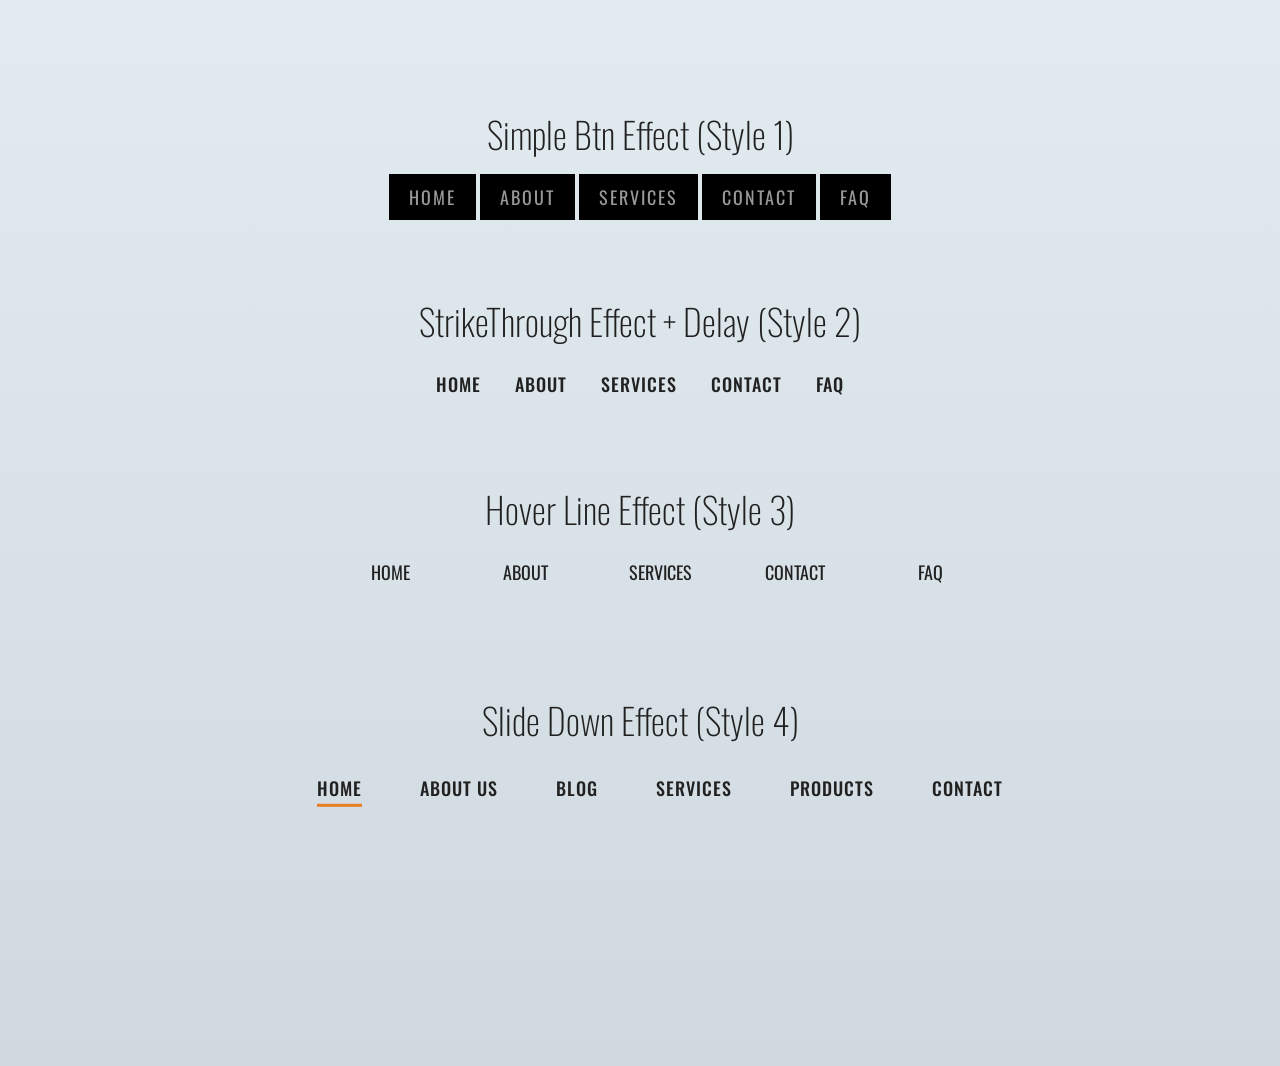
<file: Template WEB/MENU/simple-menu-css/index.html>
<!DOCTYPE html>
<html lang="en" >
<head>
  <meta charset="UTF-8">
  <title>Pure CSS - Simple Menu Navigation</title>
  <link rel="stylesheet" href="style-1.css">
  <link rel="stylesheet" href="style-2.css">
  <link rel="stylesheet" href="style-3.css">
  <link rel="stylesheet" href="style-4.css">
  <link href='https://fonts.googleapis.com/css?family=Oswald:300' rel='stylesheet' type='text/css'>
	<style>
	/* Common Styles - Can ignore*/
	body{
	  background:#1b1b2b;
	  background-image: linear-gradient(to top, #cfd9df 0%, #e2ebf0 100%);
	  padding:75px;
	  text-align:center;
	  font-family: 'Oswald', sans-serif;
	  font-size: 18px;
	  height: 100vh;
	}
	h1{
	  color:#212121;
	  font-weight:100;
	}
	.spacer {
	 padding: 30px 0;
	}
	</style>
</head>
<body>

<!-- Style 1 Start -->
    <h1>Simple Btn Effect (Style 1)</h1>
    <nav class="style-1">
		<a href="#" class="btn">Home</a>
		<a href="#" class="btn">About</a>
		<a href="#" class="btn">Services</a>
		<a href="#" class="btn">Contact</a>
		<a href="#" class="btn">Faq</a>
	</nav>
<!-- Style 1 End -->	

  <div class="spacer"></div>
  
<!-- Style 2 Start -->
	<h1>StrikeThrough Effect + Delay (Style 2)</h1>

	<nav class="style-2">
		<a href="#" class="">Home</a>
		<a href="#" class="">About</a>
		<a href="#" class="">Services</a>
		<a href="#" class="">Contact</a>
		<a href="#" class="">Faq</a>
	</nav>
<!-- Style 2 End -->

  <div class="spacer"></div>
  
<!-- Style 3 Start -->
	<h1>Hover Line Effect (Style 3)</h1>

	<nav class="style-3">
	  <ul class="menu-3">
		<li><a href="#!">Home</a></li>
		<li><a href="#!">About</a></li>
		<li><a href="#!">Services</a></li>
		<li><a href="#!">Contact</a></li>
		<li><a href="#!">Faq</a></li>
	  </ul>
	</nav>
<!-- Style 3 End -->

  <div class="spacer"></div>


<!-- Style 4 Start -->
	<h1>Slide Down Effect (Style 4)</h1>
	<nav class="style-4">
		<ul class="menu-4">
		  <li class="current"><a href="#" data-hover="Home">Home</a></li>
		  <li><a href="#" data-hover="About Us">About Us</a></li>
		  <li><a href="#" data-hover="Blog">Blog</a></li>
		  <li><a href="#" data-hover="Services">Services</a></li>
		  <li><a href="#" data-hover="Products">Products</a></li>
		  <li><a href="#" data-hover="Contact">Contact</a></li>
		</ul>
	</nav>
<!-- Style 4 End -->

</body>
</html>
</file>
<file: Project + SITE + HTML + CSS + PHP/SITE BACKUP/MercadoLivreBrasil/css/indexcss.css>
/*Fundo do Site Geral*/

.varbody {
    background-color: rgb(204, 204, 204);
    margin: 0px;
    padding: 0px;
}

/*********************************************************************************/

/*                         MENU SITE                     */

.positionMenu{

    position: relative;
    bottom: 20px;
    right: 0px;
}

/*Position of Second Menu*/

.positionSecondMenu{

    position: relative;
    bottom: 36px;
    left: 660px;
    border: 0px solid red;  /*Position of second menu describes in file html index.html*/
    height: 0px; 
    width: 500px; 
}

.carrinhoDeCompras{
    position: relative;
    left: 690px;
    bottom: 40px;        /*CSS carrinho de compras*/
    height: 20px;
    width: 23px;
}
/*Fundo Do Menu em Amarelo*/

.divmenu{
    position: relative;
    bottom: 10px;
    left: 0px;
    margin: auto;    /*Cresce a div de maneira igual para ambos os lados*/
    background-color: rgb(255,241,89);
    height: 120px;
    width: 1428px;
    box-sizing: border-box;
}

/*Icone do Mercado Livre*/

.iconmenu {
    position: relative;
    bottom: 88px;
    left: 120px;
    
}

/*Botão de Clicar para CEP*/

.cep{
    position: relative;
    background-color: rgb(255,241,89);
    border-width: 1px;
    border-color: rgb(255,241,89);
    border-style: solid;
    height: 0px;
    bottom: 40px;
    right:  23px;
    box-sizing: border-box;
}

/*Input para pesquisar*/

.input{
    position: relative;
    bottom: 85px;
    left: 54px;
    height: 36px;
    width: 551px;
    border-width: 1px;
    border-color: #fff;
    border-style: solid;
    border-top-left-radius: 2px;
    border-top-right-radius: 2px;
    border-bottom-left-radius: 2px;
    border-bottom-right-radius: 2px;
    box-sizing: border-box;
    outline: 0;  /*remove as linhas que ficam circulares quando clica dentro de input*/
}

.input::placeholder {
    font-family: "Proxima Nova", -apple-system, "Helvetica Neue", Helvetica, Roboto, Arial, sans-serif;
    font-size: 15.5px;
    color: rgb(170, 170, 170);
}



.inputsearch{

    position: relative;
    bottom: 86px;
    right: 310px;
    background-color: #fff;
    border-width: 0px;
    border-color: red;                      /*botão pesquisa ao lado do input*/
    border-style: solid;
    box-sizing: border-box;
}

.inputsearchphoto{

    height: 34px;
    width: 41px;
 
}



/*Botão de Clicar para Compras Internacionais*/

.comprasInter{
    position: relative;
    bottom: 84px;
    left: 180px;
    height: 40px;
    width:  350px;
    box-sizing: border-box;
}




/*MENU DO SITE Categorias, Ofertas do dia.....*/

nav.primary-navigation {
    position: relative;     /*Controle sobre a posição do menu*/
    bottom: 66px;
    right: 146px;
	margin: 0 auto;
	display: block;
	text-align: center;
	font-size: 13px;
    width: 756px;          
    height: 30px;
   
    
              
}

nav.primary-navigation ul li {
    list-style: none;
	margin: 100 auto;
	display: inline-block;
	padding: 0 10px;           /*0 aumenta as barras do menu e o 30px aumenta o espaçamento entre as palvras do menu*/
	position: relative;
	text-decoration: none;
	text-align: center;
	font-family: Proxima Nova, -apple-system, Helvetica Neue, Helvetica, Roboto, Arial, sans-serif;   /*Fonte Do Google*/
    border: 0px solid red;
    height: 36px;              /*Controle do quadrado da borda para facilitar a navegação no submenu, quanto mais perto o quadrado tiver do submenu melhor para a navageção, diminuindo a chance do mesmo ficar desaparecendo quando move um pouco o mouse*/
    
}
nav.primary-navigation li a {
	color: rgb(126, 126, 126);           /*Cor das palavras*/
    text-decoration:none
}
nav.primary-navigation li a:hover {
	color: #000;        /*Cor de Hover*/
}
nav.primary-navigation li:hover {
	cursor: pointer;
}
nav.primary-navigation ul li ul {
	visibility: hidden;
	opacity: 0;
	position: absolute;
	padding-left: 0px;       /*Aumenta o quadro depois que passa o mouse no menu*/
	left: 0;
	display: none;          /*Deixei no modo block para que o menu não suma quando passar o mouse em cima de Categorias*/
	background: rgb(51,51,51);    /*Cor de fundo depois que passa o mouse em cima*/
	z-index:99;     /*Este comando faz com que um item sobreponha o outro. No caso o submenu sobrepondo o resto do site*/
}

nav.primary-navigation ul li:hover > ul, nav.primary-navigation ul li ul:hover {
    visibility: visible;
	opacity: 1;							
	display: block;
	min-width: 205px;                    /*Tamanho do quadrado quando passa o mouse em cima da pra aumentar colocando inclusive o min-height*/
    margin: 13px 0px 0px 4px;                    /*Movimenta como um todo o submenu*/
	padding: 20px 0px 0px 25px;                   /*O quão longe fica o text dentro do submenu com relação ao menu principal*/  
    border-top-left-radius: 5px;
    border-top-right-radius: 5px;
    border-bottom-left-radius: 5px;
    border-bottom-right-radius: 5px;    
	box-shadow: 0px 3px 5px -1px #ccc;         /*5px esfuma  -1px controla a borda da cor maior ou menor */
}

nav.primary-navigation ul li ul li {
	clear: both;
	width: 100%;
    height: 35px;         /*Tamanho da borda quadrado para que ao passar o mouse em cima não desapareça acidentalmente o SUBMENU Tecnologia*/                
	text-align: left;     /*Através do 	position: relative você consegue movimentar o texto dentro do quadrado quando passa o mouse em cima*/
	margin-bottom: 6px;   /*Controle da distância entre as palavras do SUBMENU*/
    border: 5x solid red; /*Controle para ver qual o tamanho da borda quadrado visivelmente em vermelho*/
}

nav.primary-navigation ul li ul li a{

    color: rgb(255,255,255); /*Muda a cor das palavras no SUBMENU*/
}
nav.primary-navigation ul li ul li a:hover {
    padding-left: 10px;   /*Logo após passar o Mouse em cima da palavra, a mesma anima em direção à esquerda*/
    color: rgb(255,255,255);          /*A cor da animação é rbanco*/
	border-left: 2px solid #3ca0e7;       /*A cor da linha na vertical antes das palavras*/
    transition: all 0.3s ease;        
}
a {
	text-decoration: none;
    
}
a:hover {
	color: red;
}

ul li ul li a {
	transition: all 0.5s ease;
}






/*SUBMENU DE TECNOLOGIA*/

.varP{

    position: relative;
    left: 10px;
    top: 10px;
    font-family: 'Big Shoulders Stencil Display', cursive;
    font-size:16px;
    color: #000;
}

.lineHorizontal{
    position: relative;
    left: 10px;
    top: 3px;
    width: 600px;
    border: 0.1px solid #000;
    box-sizing: border-box;
}

/*Position Menu*/

.positionmenu1{
    position: relative;
    top:40px;
    left: 0px;
    width: 230px;
}

.positionmenu2{
    position: relative;
    bottom: 63px;
    left: 225px;
    width: 200px;
}

.positionmenu3{
    position: relative;
    bottom: 165px;
    left: 450px;
    width: 180px;
}

.positionmenu4{
    position: relative;
    bottom: 90px;
    left: 0px;
    width: 190px;
}

.positionmenu5{
    position: relative;
    bottom: 264px;
    left: 225px;
    width: 208px;    
}

.positionmenu6{
    position: relative;
    bottom: 440px;
    left: 450px;
    width: 100px;
}

/*Fim das Posições*/


nav.primary-navigation ul li ul li ul {
    visibility: hidden;
	opacity: 0;
	position: absolute;
	left: 170px;
    top: -79px;       /*Aumenta o quadro depois que passa o mouse no menu*/
	display: block;
	background: rgb(255,255,255);    /*Cor de fundo depois que passa o mouse em cima*/
	z-index:99;     /*Este comando faz com que um item sobreponha o outro. No caso o submenu sobrepondo o resto do site*/
    border: 0px solid red;
}



nav.primary-navigation ul li ul li:hover > ul, nav.primary-navigation ul li ul li ul:hover {
	visibility: visible;								
	display: block;
    height: 727px;
	padding: 0px 100px 0px 25px; /*O quão longe fica o text dentro do submenu com relação ao menu principal*/  
    border-top-left-radius: 5px;
    border-top-right-radius: 5px;
    border-bottom-left-radius: 5px;
    border-bottom-right-radius: 5px;    
	box-shadow: 0px 3px 5px -1px #ccc;         /*5px esfuma  -1px controla a borda da cor maior ou menor */
}








nav.primary-navigation ul li ul li ul li {
	clear: both;
	width: 100%;
	text-align: left;                /*Através do 	position: relative você consegue movimentar o texto dentro do quadrado quando passa o mouse em cima*/
	margin-bottom: 0px;
	border-style: none;
}





nav.primary-navigation ul li ul li ul li a{

    color: #000;/*Muda a cor das palavras na passada do mouse*/
}
nav.primary-navigation ul li ul li ul li a:hover {
    padding-left: 10px;
    color: #000;
	border-left: 2px solid #3ca0e7;       /*É a cor da borda left dentro do submenu*/
    transition: all 0.3s ease;
}
a {
	text-decoration: none;
    
}
a:hover {
	color: red;
}

ul li ul li ul li a {
	transition: all 0.5s ease;
    
}


/***********************Slide BootStrap Configuracion******************/

.slidebootstrap{

    position: relative;
    bottom: 63px;
}

.slidebootstrapheight{
    height: 300px;          /*O tamanho em height da foto*/

}

/***********************Fim Slide BootStrap Configuracion******************/

/***********************Pagamento Rápido e Seguro**************************/

.divmoveall{
    position: relative;
    left: 10px;
    bottom: 10px;
    width:190px;
    height: 100px;
}

.divpagamento{

    position: relative;
    left: 100px;
    border: 1px solid #fff;
    border-top-left-radius: 5px;
    border-top-right-radius: 5px;
    border-bottom-left-radius: 5px;
    border-bottom-right-radius: 5px;;
    background-color:#fff;
    height: 96px;
    width: 1200px;
    box-sizing: border-box;
}


/**Texto Pagamento Rápido**/

.varpmove{
    position: relative;  /*Move a DIV Com tudo dentro*/
    left: 0px;
    bottom:10px;
}

.varBoard{
    position: relative;
    left: 103px;
    bottom: 95px;
    border-left: 3px solid rgb(52,131,250);     
    height: 94px;
    box-sizing: border-box;
    width: 0px;
    
}

.varBoard2{
    position: relative;
    left: 333px;
    bottom: 265px;
    border-left: 1px solid rgb(204, 204, 204);
    height: 98px;
    box-sizing: border-box;
    width: 0px;
}

.varP_pagamento {

    position: relative;
    left: 119px;
    bottom: 155px;
    font-family: Proxima Nova, -apple-system, Helvetica Neue, Helvetica, Roboto, Arial, sans-serif;
    font-size: 16px;
    color: black;
    width: 300px;
}

.varp_pagamento {
    position: relative;
    left: 120px;
    bottom: 165px;
    font-family: Proxima Nova, -apple-system, Helvetica Neue, Helvetica, Roboto, Arial, sans-serif;
    font-size: 12px;
    font-weight: bold;
    color: rgb(204, 204, 204);
    width: 300px;
}

/***********************Fim Texto Pagamento**************************/

/************************ATé 12 Vezes********************************/

.varpmove1{
    position: relative;  /*Move a DIV Com tudo dentro*/
    left: 20px;
    bottom: 10px;
}   

.varimgcreditcard{

    position: relative;
    left: 355px;
    bottom: 329px;
}

.varp12vezes{

    position: relative;
    left: 410px;
    bottom: 373px;
    font-family: Proxima Nova, -apple-system, Helvetica Neue, Helvetica, Roboto, Arial, sans-serif;
    font-size: 16px;
    width: 300px;
    
}

.varLinkVer{
    position: relative;
    left: 410px;
    bottom: 392px;
    font-family: Proxima Nova, -apple-system, Helvetica Neue, Helvetica, Roboto, Arial, sans-serif;
    font-size: 11px;
    color: rgb(52,131,250);
    text-decoration: none;
}

/********************Fim de Até 12 Vezes********************************/

/********************Parcelado no Boleto********************************/

.varpmove2{
    position: relative;  /*Move a DIV Com tudo dentro*/
    left: 110px;
    bottom: 121px;
}


.varimgheadmoney{

    position: relative;
    left: 555px;
    bottom: 329px;
}

.varpparcelado{

    position: relative;
    left: 610px;
    bottom: 373px;
    font-family: Proxima Nova, -apple-system, Helvetica Neue, Helvetica, Roboto, Arial, sans-serif;
    font-size: 16px;
    width: 300px;
}

.varLinkVer2{
    position: relative;
    left: 610px;
    bottom: 392px;
    font-family: Proxima Nova, -apple-system, Helvetica Neue, Helvetica, Roboto, Arial, sans-serif;
    font-size: 11px;
    color: rgb(52,131,250);
    text-decoration: none;
}


/********************Fim Do Parcelado no Boleto********************************/

/***********************Via Pix************************************************/


.varpmove3{
    position: relative;  /*Move a DIV Com tudo dentro*/
    left: 400px;
    bottom: 231px;
}


.varimgsmartphone{

    position: relative;
    left: 555px;
    bottom: 329px;
}

.varpviapix{

    position: relative;
    left: 610px;
    bottom: 373px;
    font-family: Proxima Nova, -apple-system, Helvetica Neue, Helvetica, Roboto, Arial, sans-serif;
    font-size: 16px;
    width: 300px;
    
    
}

.varLinkVer3{
    position: relative;
    left: 610px;
    bottom: 392px;
    font-family: Proxima Nova, -apple-system, Helvetica Neue, Helvetica, Roboto, Arial, sans-serif;
    font-size: 11px;
    color: rgb(52,131,250);
    text-decoration: none;
    
    
}

/***********************Fim Via Pix************************************************/

/***********************View More**************************************************/

.varpmove4{
    position: relative;  /*Move a DIV Com tudo dentro*/
    left: 1200px;
    bottom: 675px;
    width: 100px;
}

/***********************Fim View More**************************************************/

/***********************Produtos Venda Mercado Livre*********************************/

/*Baseada na sua última....*/

.varmovebaseadaall{

    margin-left: -40px;  
}





.varmovebaseada {

    position: relative;
    left: 0px;
    box-sizing: border-box;
    width: 100px;
}

.varpbaseada{

    position: relative;
    left: 150px;
    top: 30px;
    color: rgb(119, 119, 119);
    font-family: Proxima Nova, -apple-system, Helvetica Neue, Helvetica, Roboto, Arial, sans-serif;
    font-size: 26px;
    box-sizing: border-box;
    width: 340px;
    
}

.varLinkVer4{
    position: relative;
    left: 500px;
    bottom: 14px;
    font-family: Proxima Nova, -apple-system, Helvetica Neue, Helvetica, Roboto, Arial, sans-serif;
    font-size: 16px;
    color: rgb(52,131,250);
    text-decoration: none;
    
}

/**Fim Baseada na sua última....*/

/********icones de venda********/

.varprodutodivall{
     display: flex;
     flex-direction: row;
     flex-wrap: wrap;
     justify-content: space-between;
     align-items: flex-start;
     align-content: space-around;
     width: 1200px;   
     margin-left: 153px;
     margin-top: 10px;
}

.varprodutodiv1{
    height: 324px;
    width: 229px;
    background-color: #fff;
    border-bottom-left-radius: 5px;
    border-bottom-right-radius: 5px;
    box-sizing: border-box;
}



.varprodutodiv2{
    height: 324px;
    width: 229px;
    background-color: #fff;
    border-bottom-left-radius: 5px;
    border-bottom-right-radius: 5px;
    box-sizing: border-box;
    
}

.varprodutodiv3{
    height: 324px;
    width: 229px;
    background-color: #fff;
    border-bottom-left-radius: 5px;
    border-bottom-right-radius: 5px;
    box-sizing: border-box;
    
}

.varprodutodiv4{
    height: 324px;
    width: 229px;
    background-color: #fff;
    border-bottom-left-radius: 5px;
    border-bottom-right-radius: 5px;
    box-sizing: border-box;
    
}

.varprodutodiv5{
    height: 324px;
    width: 229px;
    background-color: #fff;
    border-bottom-left-radius: 5px;
    border-bottom-right-radius: 5px;
    box-sizing: border-box;
    
}

.varprodutodiv1less{

    position: relative;
    left: 0px;
    bottom: 100px;
    border: 1px solid rgb(204, 204, 204);
    width: 1200px;
    box-sizing: border-box;
}

/********Fim icones de venda********/


/*Relacionado com as visitas em informática*/

.varmoverelacionadoall{

    margin-left: -40px;
}


.varmoverelacionado {
    position: absolute;
    top: 900px;
    box-sizing: border-box;
    width: 200px;
}

.varprelacionado{

    position: relative;
    left: 150px;
    top: 30px;
    color: rgb(119, 119, 119);
    font-family: Proxima Nova, -apple-system, Helvetica Neue, Helvetica, Roboto, Arial, sans-serif;
    font-size: 26px;
    box-sizing: border-box;
    width: 540px;
    
}

.varlinkrelacionado{
    position: relative;
    left: 670px;
    bottom: 14px;
    font-family: Proxima Nova, -apple-system, Helvetica Neue, Helvetica, Roboto, Arial, sans-serif;
    font-size: 16px;
    color: rgb(52,131,250);
    text-decoration: none;
    
}


/********Segundo Icones de venda********/

.varprodutodivallrelacionado{
    display: flex;
    flex-direction: row;
    flex-wrap: wrap;
    justify-content: space-between;
    align-items: flex-start;
    align-content: space-around;
    width: 1200px;   
    margin-left: 153px;
    margin-top: 100px;
}

.varprodutodiv1relacionado{
   height: 324px;
   width: 229px;
   background-color: #fff;
   border-bottom-left-radius: 5px;
   border-bottom-right-radius: 5px;
   box-sizing: border-box;
}



.varprodutodiv2relacionado{
   height: 324px;
   width: 229px;
   background-color: #fff;
   border-bottom-left-radius: 5px;
   border-bottom-right-radius: 5px;
   box-sizing: border-box;
   
}

.varprodutodiv3relacionado{
   height: 324px;
   width: 229px;
   background-color: #fff;
   border-bottom-left-radius: 5px;
   border-bottom-right-radius: 5px;
   box-sizing: border-box;
   
}

.varprodutodiv4relacionado{
   height: 324px;
   width: 229px;
   background-color: #fff;
   border-bottom-left-radius: 5px;
   border-bottom-right-radius: 5px;
   box-sizing: border-box;
   
}

.varprodutodiv5relacionado{
   height: 324px;
   width: 229px;
   background-color: #fff;
   border-bottom-left-radius: 5px;
   border-bottom-right-radius: 5px;
   box-sizing: border-box;
   
}

.varprodutodiv1lessrelacionado{

   position: relative;
   left: 0px;
   bottom: 90px;
   border: 1px solid rgb(204, 204, 204);
   width: 1200px;
   box-sizing: border-box;
}


/************Ofertas Do Dia**********/

.varmoveofertasall{
    margin-left: -40px;
}

.varmoveofertas {
    box-sizing: border-box;
    width: 330px;
}

.varpoferta{
    position: relative;
    left: 153px;
    top: 30px;
    color: rgb(119, 119, 119);
    font-family: Proxima Nova, -apple-system, Helvetica Neue, Helvetica, Roboto, Arial, sans-serif;
    font-size: 26px;
    box-sizing: border-box;
    width: 540px;
    
}

.varlinkoferta{
    position: relative;
    left: 340px;
    bottom: 14px;
    font-family: Proxima Nova, -apple-system, Helvetica Neue, Helvetica, Roboto, Arial, sans-serif;
    font-size: 16px;
    color: rgb(52,131,250);
    text-decoration: none;
    
}

/********Terceiro Icones de venda********/


.varprodutodivalloferta{
    display: flex;
    flex-direction: row;
    flex-wrap: wrap;
    justify-content: space-between;
    align-items: flex-start;
    align-content: space-around;
    width: 1200px;   
    margin-left: 153px;
    margin-top: 10px;
}

.varprodutodiv1oferta{
   height: 324px;
   width: 229px;
   background-color: #fff;
   border-bottom-left-radius: 5px;
   border-bottom-right-radius: 5px;
   box-sizing: border-box;
}



.varprodutodiv2oferta{
   height: 324px;
   width: 229px;
   background-color: #fff;
   border-bottom-left-radius: 5px;
   border-bottom-right-radius: 5px;
   box-sizing: border-box;
   
}

.varprodutodiv3oferta{
   height: 324px;
   width: 229px;
   background-color: #fff;
   border-bottom-left-radius: 5px;
   border-bottom-right-radius: 5px;
   box-sizing: border-box;
   
}

.varprodutodiv4oferta{
   height: 324px;
   width: 229px;
   background-color: #fff;
   border-bottom-left-radius: 5px;
   border-bottom-right-radius: 5px;
   box-sizing: border-box;
   
}

.varprodutodiv5oferta{
   height: 324px;
   width: 229px;
   background-color: #fff;
   border-bottom-left-radius: 5px;
   border-bottom-right-radius: 5px;
   box-sizing: border-box;
   
}

.varprodutodiv1lessoferta{

   position: relative;
   left: 0px;
   bottom: 90px;
   border: 1px solid rgb(204, 204, 204);
   width: 1200px;
   box-sizing: border-box;
}

/**********Fim Ofertas Do Dia**********/

/********Fim Terceiro Icones de venda************/

/********Benefícios Do Mercado Pontos************/

.varmovebeneficiosmercadoall{

    margin-left: 0px;
    width: 0px;
}

.varmovebeneficiosmercado{
    position: relative;
    left: 110px;
    top: 30px;
    color: rgb(119, 119, 119);
    font-family: Proxima Nova, -apple-system, Helvetica Neue, Helvetica, Roboto, Arial, sans-serif;
    font-size: 26px;
    box-sizing: border-box;
    width: 400px;
}

.varlinkbeneficiosmercado{
    position: relative;
    left: 375px;
    bottom: 57px;
    font-family: Proxima Nova, -apple-system, Helvetica Neue, Helvetica, Roboto, Arial, sans-serif;
    font-size: 16px;
    color: rgb(52,131,250);
    text-decoration: none;
}





.varbeneficiosflex{
    display: flex;
    flex-direction: row;
    flex-wrap: wrap;
    justify-content: space-around;
    width: 1280px;
    margin-left: 115px;
}

/********Disney*********/

.vardisneyall{
    margin-left: -20px;
}

.vardisney{
    width: 382px;
    height: 248px;
    border-top-left-radius: 10px;
    border-top-right-radius: 10px;
    border-bottom-left-radius: 10px;
    border-bottom-right-radius: 10px;
}

.vardisneylogo{

    position: relative;
    right: 365px;
    top: 50px;
    width: 79px;
    height: 79px;
    border-top-left-radius: 10px;
    border-top-right-radius: 10px;
    border-bottom-left-radius: 10px;
    border-bottom-right-radius: 10px;
}


.varpdisney4meses{
    position: relative;
    bottom: 110px;
    left: 120px;
    font-size: 20px;
    font-family: Proxima Nova, -apple-system, Helvetica Neue, Helvetica, Roboto, Arial, sans-serif;
    font-weight: bold;
    color: #fff;
    box-sizing: border-box;
    width: 250px;
}


.varpdisney{
    position: relative;
    bottom: 115px;
    left: 120px;
    font-size: 18px;
    font-family: Proxima Nova, -apple-system, Helvetica Neue, Helvetica, Roboto, Arial, sans-serif;
    color: #fff;
    box-sizing: border-box;
    width: 70px;
}



/********HBOMAX*********/

.varhbomaxall{
    
    margin-left: -100px;  
}

.varhbomax{
    width: 382px;
    height: 248px;
    border-top-left-radius: 10px;
    border-top-right-radius: 10px;
    border-bottom-left-radius: 10px;
    border-bottom-right-radius: 10px;
}

.varhbomaxlogo{

    position: relative;
    right: 365px;
    top: 50px;
    width: 79px;
    height: 79px;
    border-top-left-radius: 10px;
    border-top-right-radius: 10px;
    border-bottom-left-radius: 10px;
    border-bottom-right-radius: 10px;
}


.varphbomax4meses{
    position: relative;
    bottom: 110px;
    left: 120px;
    font-size: 20px;
    font-family: Proxima Nova, -apple-system, Helvetica Neue, Helvetica, Roboto, Arial, sans-serif;
    font-weight: bold;
    color: #fff;
    box-sizing: border-box;
    width: 250px;
}


.varphbomax{
    position: relative;
    bottom: 115px;
    left: 120px;
    font-size: 18px;
    font-family: Proxima Nova, -apple-system, Helvetica Neue, Helvetica, Roboto, Arial, sans-serif;
    color: #fff;
    box-sizing: border-box;
    width: 100px;
}





/********Paramount*********/

.varparamountall{
   
    margin-left: -100px;
}

.varparamount{
    width: 382px;
    height: 248px;
    border-top-left-radius: 10px;
    border-top-right-radius: 10px;
    border-bottom-left-radius: 10px;
    border-bottom-right-radius: 10px;
    
}

.varparamountlogo{

    position: relative;
    right: 365px;
    top: 50px;
    width: 79px;
    height: 79px;
    border-top-left-radius: 10px;
    border-top-right-radius: 10px;
    border-bottom-left-radius: 10px;
    border-bottom-right-radius: 10px;
}


.varpparamount4meses{
    position: relative;
    bottom: 110px;
    left: 120px;
    font-size: 20px;
    font-family: Proxima Nova, -apple-system, Helvetica Neue, Helvetica, Roboto, Arial, sans-serif;
    font-weight: bold;
    color: #fff;
    box-sizing: border-box;
    width: 140px;
}


.varpparamount{
    position: relative;
    bottom: 115px;
    left: 120px;
    font-size: 18px;
    font-family: Proxima Nova, -apple-system, Helvetica Neue, Helvetica, Roboto, Arial, sans-serif;
    color: #fff;
    box-sizing: border-box;
    width: 70px;
    
}

/***********************Fim Benefícios Do Mercado Pontos************
/******************************Confira****************************/

/****************************Promoções a cada 1 hora***************/

.varmoveconfiraall{

    margin-top:300px;
    margin-left: -50px;
    width: 400px;
}


.varmoveconfira{
    position: relative;
    left: 160px;
    bottom: 350px;
    color: rgb(119, 119, 119);
    font-family: Proxima Nova, -apple-system, Helvetica Neue, Helvetica, Roboto, Arial, sans-serif;
    font-size: 26px;
    box-sizing: border-box;
    width: 100px;
}

.varconfira{
    position: relative;
    left: 160px;
    bottom: 350px;
    height:250px;
    width: 555px;
    border-top-left-radius: 10px;
    border-top-right-radius: 10px;
    border-bottom-left-radius: 10px;
    border-bottom-right-radius: 10px;
    background-color: #fff;
    box-sizing: border-box;
}

.varimgconfira{
    position: relative;
    left: 200px;
    bottom: 550px;
    width: 240px;
}

.varbuttonconfira{
    position: relative;
    left: 200px;
    bottom: 615px;
    font-size: 12px;
    height: 30px;
    width: 90px;
    background-color: #3483fa;
    color: #fff;
    font-family: Proxima Nova, -apple-system, Helvetica Neue, Helvetica, Roboto, Arial, sans-serif;
    border: transparent;
    border-top-left-radius: 5px;
    border-top-right-radius: 5px;
    border-bottom-left-radius: 5px;
    border-bottom-right-radius: 5px;
}

.varbuttonconfira:hover{
    
    background-color: rgb(18,89,195);
}

.varimgconfiraporcentagem{
    position: relative;
    left: 360px;
    bottom: 666px;
    height: 220px;
    width: 250px;
}

/****************************FIM Promoções a cada 1 hora***************/

.varmovefinancie2{
    position: relative;
    left: 540px;
    bottom: 552px;
    width: 360px;
    height: 0px;
}

.varconfira2{
    position: relative;
    left: 160px;
    bottom: 350px;
    height:250px;
    width: 555px;
    border-top-left-radius: 10px;
    border-top-right-radius: 10px;
    border-bottom-left-radius: 10px;
    border-bottom-right-radius: 10px;
    background-color: #fff;
    box-sizing: border-box;
}

.varimgconfira2{
    position: relative;
    left: 200px;
    bottom: 550px;
    width: 240px;
}

.varbuttonconfira2{
    position: relative;
    left: 200px;
    bottom: 615px;
    font-size: 12px;
    height: 30px;
    width: 90px;
    background-color: #3483fa;
    color: #fff;
    font-family: Proxima Nova, -apple-system, Helvetica Neue, Helvetica, Roboto, Arial, sans-serif;
    border: transparent;
    border-top-left-radius: 5px;
    border-top-right-radius: 5px;
    border-bottom-left-radius: 5px;
    border-bottom-right-radius: 5px;
}

.varbuttonconfira2:hover{
    
    background-color: rgb(18,89,195);
}

.varimgconfiraporcentagem2{
    position: relative;
    left: 360px;
    bottom: 666px;
    height: 220px;
    width: 250px;
}


/******************************Fim Confira****************************/





/****************************Você também pode gostar******************/

.varmovegostarall{

    margin-left: -50px;
    width: 0px;
}

.varmovegostar {
    position: relative;
    bottom: 650px;
    left: 8px;
    box-sizing: border-box;
    width: 200px;
}

.varpgostar{
    position: relative;
    left: 153px;
    top: 30px;
    color: rgb(119, 119, 119);
    font-family: Proxima Nova, -apple-system, Helvetica Neue, Helvetica, Roboto, Arial, sans-serif;
    font-size: 26px;
    box-sizing: border-box;
    width: 540px;
    
}

.varlinkgostar{
    position: relative;
    left: 485px;
    bottom: 14px;
    font-family: Proxima Nova, -apple-system, Helvetica Neue, Helvetica, Roboto, Arial, sans-serif;
    font-size: 16px;
    color: rgb(52,131,250);
    text-decoration: none;
    
}

/********Terceiro Icones de venda********/


.varprodutodivallgostara{
    display: flex;
    flex-direction: row;
    flex-wrap: wrap;
    justify-content: space-between;
    align-items: flex-start;
    align-content: space-around;
    width: 1200px;   
    margin-left: 163px;
    margin-top: -630px;
}

.varprodutodiv1gostar{
   height: 324px;
   width: 229px;
   background-color: #fff;
   border-bottom-left-radius: 5px;
   border-bottom-right-radius: 5px;
   box-sizing: border-box;
}



.varprodutodiv2gostar{
   height: 324px;
   width: 229px;
   background-color: #fff;
   border-bottom-left-radius: 5px;
   border-bottom-right-radius: 5px;
   box-sizing: border-box;
   
}

.varprodutodiv3gostar{
   height: 324px;
   width: 229px;
   background-color: #fff;
   border-bottom-left-radius: 5px;
   border-bottom-right-radius: 5px;
   box-sizing: border-box;
   
}

.varprodutodiv4gostar{
   height: 324px;
   width: 229px;
   background-color: #fff;
   border-bottom-left-radius: 5px;
   border-bottom-right-radius: 5px;
   box-sizing: border-box;
   
}

.varprodutodiv5gostar{
   height: 324px;
   width: 229px;
   background-color: #fff;
   border-bottom-left-radius: 5px;
   border-bottom-right-radius: 5px;
   box-sizing: border-box;
   
}

.varprodutodiv1lessgostar{

   position: relative;
   left: 0px;
   bottom: 90px;
   border: 1px solid rgb(204, 204, 204);
   width: 1200px;
   box-sizing: border-box;
}

/*********************Fim Você também pode gostar***********************/











/****************************Você também pode gostar******************/


.varmovelojasall{
    margin-left: -50px;
    margin-top: -220px;
    width: 0px;
}

.varmovelojas {
    position: relative;
    bottom: 0px;
    left: 8px;
    box-sizing: border-box;
    width: 200px;
}

.varplojas{
    position: relative;
    left: 153px;
    top: 30px;
    color: rgb(119, 119, 119);
    font-family: Proxima Nova, -apple-system, Helvetica Neue, Helvetica, Roboto, Arial, sans-serif;
    font-size: 26px;
    box-sizing: border-box;
    width: 540px;
    
}

.varlinklojas{
    position: relative;
    left: 515px;
    bottom: 14px;
    font-family: Proxima Nova, -apple-system, Helvetica Neue, Helvetica, Roboto, Arial, sans-serif;
    font-size: 16px;
    color: rgb(52,131,250);
    text-decoration: none;   
}

/********Terceiro Icones de venda********/


.varprodutodivalllojas{
    display: flex;
    flex-direction: row;
    flex-wrap: wrap;
    justify-content: space-between;
    align-items: flex-start;
    align-content: space-around;
    width: 1215px;   
    margin-left: 162px;
    margin-top: 15px;
}

/************Adidas, Ri Happy, Fast Help, Dell************************/

.varprodutodiv1lojas{
   height: 354px;
   width: 288px;
   background-color: #fff;
   border-bottom-left-radius: 5px;
   border-bottom-right-radius: 5px;
   box-sizing: border-box;
}

.varmoveadidasin{
    margin-left: 100px;
}


.varimgadidasbanner{

    height: 100px;
    width: 288px;
}

.varimgadidaslogo{
    margin-left: 105px;
    margin-top: -40px;
    height: 80px;
    width:  78px;
    border: 1px solid rgb(204, 204, 204);
    border-top-left-radius: 5px;
    border-top-right-radius: 5px;
    border-bottom-left-radius: 5px;
    border-bottom-right-radius: 5px;
}

.varpadidas{
    margin-left: 105px;
    margin-top: 20px;
    font-family: Proxima Nova, -apple-system, Helvetica Neue, Helvetica, Roboto, Arial, sans-serif;
    font-size: 23px;
    font-weight: bolder;
}

.varimgadidastenis1{
    margin-left: 30px;
    margin-top: 8px;
    height: 60px;
    width:  58px;
    border: 1px solid rgb(204, 204, 204);
    border-top-left-radius: 5px;
    border-top-right-radius: 5px;
    border-bottom-left-radius: 5px;
    border-bottom-right-radius: 5px;
}


.varimgadidastenis2{
    margin-left: 20px;
    margin-top: 8px;
    height: 60px;
    width:  58px;
    border: 1px solid rgb(204, 204, 204);
    border-top-left-radius: 5px;
    border-top-right-radius: 5px;
    border-bottom-left-radius: 5px;
    border-bottom-right-radius: 5px;
}

.varimgadidastenis3{
    margin-left: 20px;
    margin-top: 8px;
    height: 60px;
    width:  58px;
    border: 1px solid rgb(204, 204, 204);
    border-top-left-radius: 5px;
    border-top-right-radius: 5px;
    border-bottom-left-radius: 5px;
    border-bottom-right-radius: 5px;
}

.varlinkadidaslojas{
    position: relative;
    top: 20px;
    left: 112px;
    font-family: Proxima Nova, -apple-system, Helvetica Neue, Helvetica, Roboto, Arial, sans-serif;
    font-size: 16px;
    color: rgb(156, 156, 156);
    text-decoration: none;
    border: 5px solid transparent;
}

.varlinkadidaslojas:hover{
    color: rgb(52,131,250);
}


/*****************Fim Adidas, Ri Happy, Fast Help, Dell*********************/


/*************************Você também pode gostar***************************/

.varmoveinteressarall{

    margin-left: -50px;
    border: 5px solid red;
    width: 0px;
}


.varmoveinteressar {
    position: relative;
    bottom: 0px;
    left: 8px;
    box-sizing: border-box;
    width: 200px;
}

.varpinteressar{
    position: relative;
    left: 153px;
    top: 30px;
    color: rgb(119, 119, 119);
    font-family: Proxima Nova, -apple-system, Helvetica Neue, Helvetica, Roboto, Arial, sans-serif;
    font-size: 26px;
    box-sizing: border-box;
    width: 300px;
}




.varprodutodiv2lojas{
   height: 354px;
   width: 288px;
   background-color: #fff;
   border-top-left-radius: 5px;
   border-top-right-radius: 5px;
   border-bottom-left-radius: 5px;
   border-bottom-right-radius: 5px;
   box-sizing: border-box;
}

.varprodutodiv3lojas{
   height: 354px;
   width: 288px;
   background-color: #fff;
   border-top-left-radius: 5px;
   border-top-right-radius: 5px;
   border-bottom-left-radius: 5px;
   border-bottom-right-radius: 5px;
   box-sizing: border-box;
   
}

.varprodutodiv4lojas{
   height: 354px;
   width: 288px;
   background-color: #fff;
   border-top-left-radius: 5px;
   border-top-right-radius: 5px;
   border-bottom-left-radius: 5px;
   border-bottom-right-radius: 5px;
   box-sizing: border-box;
   
}


/*********************Fim Você também pode gostar***********************/

/************************Voce pode se interessar***********************/




.varprodutodivallinteressar{

    display: flex;
    flex-direction: row;
    flex-wrap: wrap;
    justify-content: space-between;
    width: 1190px;
    margin-left: 160px;
    margin-top: 50px;
}

/*********************Até 50% off na HBO MAX**********************/

.vardiv1interessar{
    height: 248px;
    width: 585px;
    border-top-left-radius: 5px;
    border-top-right-radius: 5px;
    border-bottom-left-radius: 5px;
    border-bottom-right-radius: 5px;
    background-color: #fff;
}

.varimginteressar{
    margin-top: 50px;
    margin-left: 45px;
    height: 90px;
    width: 180px;
}

.varbuttoninteressar{
    position: relative;
    top: 110px;
    right: 183px;
    font-size: 12px;
    height: 30px;
    width: 90px;
    background-color: #3483fa;
    color: #fff;
    font-family: Proxima Nova, -apple-system, Helvetica Neue, Helvetica, Roboto, Arial, sans-serif;
    border: transparent;
    border-top-left-radius: 5px;
    border-top-right-radius: 5px;
    border-bottom-left-radius: 5px;
    border-bottom-right-radius: 5px;
}

.varbuttoninteressar:hover{
    
    background-color: rgb(18,89,195);
}


.varimginteressarporcentagem{
    margin-left: 290px;
    margin-top: -130px;
    height: 220px;
    width: 250px;
}

/*********************Fim De Até 50% off na HBO MAX**********************/




/*********************Compre fora com frete gratis**********************/

.vardiv2interessar{
    height: 248px;
    width: 585px;
    border-top-left-radius: 5px;
    border-top-right-radius: 5px;
    border-bottom-left-radius: 5px;
    border-bottom-right-radius: 5px;
    background-color: #fff;
}

.varimgcomprefora{
    margin-top: 50px;
    margin-left: 25px;
    height: 80px;
    width: 250px;
}

.varbuttoncomprefora{
    position: relative;
    top: 115px;
    right: 253px;
    font-size: 12px;
    height: 30px;
    width: 90px;
    background-color: #3483fa;
    color: #fff;
    font-family: Proxima Nova, -apple-system, Helvetica Neue, Helvetica, Roboto, Arial, sans-serif;
    border: transparent;
    border-top-left-radius: 5px;
    border-top-right-radius: 5px;
    border-bottom-left-radius: 5px;
    border-bottom-right-radius: 5px;
}

.varbuttoncomprefora:hover{
    
    background-color: rgb(18,89,195);
}


.varimgcompreforaporcentagem{
    margin-left: 310px;
    margin-top: -110px;
    height: 220px;
    width: 250px;
}


/*********************Fim Compre fora com frete gratis**********************/

/*********************Fim Voce pode se interessar***************************/



/**************************Categorias Populares********************/


.varmovecategorias{
    position: relative;
    bottom: 0px;
    left: 8px;
    box-sizing: border-box;
    width: 200px;
}

.varpcategorias{
    position: relative;
    left: 153px;
    top: 70px;
    color: rgb(119, 119, 119);
    font-family: Proxima Nova, -apple-system, Helvetica Neue, Helvetica, Roboto, Arial, sans-serif;
    font-size: 26px;
    box-sizing: border-box;
    width: 270px;
    
}

/*******************Flexbox Segundo Quadro***********************/

.varprodutodivallpopulares{

    display:flex;
    flex-direction: row;
    flex-wrap: wrap;
    justify-content: space-around;
    width: 1213px;
    margin-top: 100px;
    margin-left: 160px;
}

/************Carros Motos e Outros**********************/

.varprodutodiv1populares{
    height: 171px;
    width: 171px;
    background-color: #fff;
    border-bottom-left-radius: 5px;
    border-bottom-right-radius: 5px;
    box-sizing: border-box;
    margin-left: 2px;
   
}

.varimgpopulares{
    margin-left: 60px;
    margin-top: 30px

}

.varpopulares{
    
    margin-top: 10px;
    font-family: Proxima Nova, -apple-system, Helvetica Neue, Helvetica, Roboto, Arial, sans-serif;
    font-size: 16px;
    text-align: center;
}


/************Fim Carros Motos e Outros**********************/

/***************Batom Higiene Pessoal**********************/


.varprodutodiv2populares{
    height: 171px;
    width: 171px;
    background-color: #fff;
    border-bottom-left-radius: 5px;
    border-bottom-right-radius: 5px;
    box-sizing: border-box;
 
}



.varimgpopulares2{
    margin-left: 65px;
    margin-top: 30px

}

.varpopulares2{
    
    margin-top: 5px;
    font-family: Proxima Nova, -apple-system, Helvetica Neue, Helvetica, Roboto, Arial, sans-serif;
    font-size: 16px;
    text-align: center;
}

/************Fim Batom Higiene Pessoal**********************/


/*******************Calçados e Roupas**********************/


.varprodutodiv3populares{
    height: 171px;
    width: 171px;
    background-color: #fff;
    border-bottom-left-radius: 5px;
    border-bottom-right-radius: 5px;
    box-sizing: border-box;
}

.varimgpopulares3{
    margin-left: 55px;
    margin-top: 30px

}

.varpopulares3{
    
    margin-top: 10px;
    font-family: Proxima Nova, -apple-system, Helvetica Neue, Helvetica, Roboto, Arial, sans-serif;
    font-size: 16px;
    text-align: center;
}


/*******************Fim Calçados e Roupas**********************/

/*******************Celulares e Telefones**********************/


.varprodutodiv4populares{
    height: 171px;
    width: 171px;
    background-color: #fff;
    border-bottom-left-radius: 5px;
    border-bottom-right-radius: 5px;
    box-sizing: border-box;
    
}

.varimgpopulares4{
    margin-left: 65px;
    margin-top: 30px

}

.varpopulares4{
    
    margin-top: 8px;
    font-family: Proxima Nova, -apple-system, Helvetica Neue, Helvetica, Roboto, Arial, sans-serif;
    font-size: 16px;
    text-align: center;
}

/****************Fim Celulares e Telefones**********************/

/****************Eletrônicos, Áudio e Video**********************/

.varprodutodiv5populares{
    height: 171px;
    width: 171px;
    background-color: #fff;
    border-bottom-left-radius: 5px;
    border-bottom-right-radius: 5px;
    box-sizing: border-box;
    
}

.varimgpopulares5{
    margin-left: 60px;
    margin-top: 30px

}

.varpopulares5{
    
    margin-top: 6px;
    font-family: Proxima Nova, -apple-system, Helvetica Neue, Helvetica, Roboto, Arial, sans-serif;
    font-size: 16px;
    text-align: center;
}


/************Fim Eletrônicos, Áudio e Video**********************/

/*************************Ferramentas****************************/

.varprodutodiv6populares{
    height: 171px;
    width: 171px;
    background-color: #fff;
    border-bottom-left-radius: 5px;
    border-bottom-right-radius: 5px;
    box-sizing: border-box;
}

.varimgpopulares6{
    margin-left: 60px;
    margin-top: 27px

}

.varpopulares6{
    
    margin-top: 7px;
    font-family: Proxima Nova, -apple-system, Helvetica Neue, Helvetica, Roboto, Arial, sans-serif;
    font-size: 16px;
    text-align: center;
}

/*********************Fim Ferramentas****************************/


/*********************Informáticas*******************************/

.varprodutodiv7populares{
    height: 171px;
    width: 171px;
    background-color: #fff;
    border-bottom-left-radius: 5px;
    border-bottom-right-radius: 5px;
    box-sizing: border-box;
}

.varimgpopulares7{
    margin-left: 57px;
    margin-top: 38px

}

.varpopulares7{
    
    margin-top: 10px;
    font-family: Proxima Nova, -apple-system, Helvetica Neue, Helvetica, Roboto, Arial, sans-serif;
    font-size: 16px;
    text-align: center;
}

/*****************Fim Informáticas*******************************/










/************************Segundo Quadrado************************/
/************************Segundo Quadrado************************/
/************************Segundo Quadrado************************/


/*******************Flexbox Segundo Quadro***********************/

.varprodutodivallpopulares2{

    display:flex;
    flex-direction: row;
    flex-wrap: wrap;
    justify-content: space-around;
    width: 1213px;
    margin-top: 3px;
    margin-left: 160px;
}


/************Carros Motos e Outros**********************/



.varimgpopulares{
    margin-left: 60px;
    margin-top: 30px

}

.varpopulares{
    
    margin-top: 10px;
    font-family: Proxima Nova, -apple-system, Helvetica Neue, Helvetica, Roboto, Arial, sans-serif;
    font-size: 16px;
    text-align: center;
}


/************Fim Carros Motos e Outros**********************/






/***************Batom Higiene Pessoal**********************/


.varimgpopulares2{
    margin-left: 65px;
    margin-top: 30px

}

.varpopulares2{
    
    margin-top: 5px;
    font-family: Proxima Nova, -apple-system, Helvetica Neue, Helvetica, Roboto, Arial, sans-serif;
    font-size: 16px;
    text-align: center;
}

/************Fim Batom Higiene Pessoal**********************/


/*******************Calçados e Roupas**********************/



.varimgpopulares3{
    margin-left: 55px;
    margin-top: 30px

}

.varpopulares3{
    
    margin-top: 10px;
    font-family: Proxima Nova, -apple-system, Helvetica Neue, Helvetica, Roboto, Arial, sans-serif;
    font-size: 16px;
    text-align: center;
}


/*******************Fim Calçados e Roupas**********************/

/*******************Celulares e Telefones**********************/



.varimgpopulares4{
    margin-left: 65px;
    margin-top: 30px

}

.varpopulares4{
    
    margin-top: 8px;
    font-family: Proxima Nova, -apple-system, Helvetica Neue, Helvetica, Roboto, Arial, sans-serif;
    font-size: 16px;
    text-align: center;
}

/****************Fim Celulares e Telefones**********************/

/****************Eletrônicos, Áudio e Video**********************/


.varimgpopulares5{
    margin-left: 60px;
    margin-top: 30px

}

.varpopulares5{
    
    margin-top: 6px;
    font-family: Proxima Nova, -apple-system, Helvetica Neue, Helvetica, Roboto, Arial, sans-serif;
    font-size: 16px;
    text-align: center;
}


/************Fim Eletrônicos, Áudio e Video**********************/

/*************************Ferramentas****************************/



.varimgpopulares6{
    margin-left: 60px;
    margin-top: 27px

}

.varpopulares6{
    
    margin-top: 7px;
    font-family: Proxima Nova, -apple-system, Helvetica Neue, Helvetica, Roboto, Arial, sans-serif;
    font-size: 16px;
    text-align: center;
}

/*********************Fim Ferramentas****************************/


/*********************Informáticas*******************************/

.varimgpopulares7{
    margin-left: 57px;
    margin-top: 38px

}

.varpopulares7{
    
    margin-top: 10px;
    font-family: Proxima Nova, -apple-system, Helvetica Neue, Helvetica, Roboto, Arial, sans-serif;
    font-size: 16px;
    text-align: center;
}

/*****************Fim  Informáticas*******************************/
</file>
<file: Project + SITE + HTML + CSS + PHP/SITE BACKUP/MercadoLivreBrasil/css/mediaquery.css>
@media screen and (min-width: 0px) and (max-width: 1366px) and (min-height: 0px) and (max-height: 768px){
    

    /*****************************MENU AJUSTE COM MEDIA QUERY************************************************/
        
        /*Position of Second Menu*/
        
        .positionSecondMenu{
        
            position: relative;
            bottom: 36px;
            left: 622px;
            border: 0px solid red;  /*Position of second menu describes in file html index.html*/
            height: 0px; 
            width: 500px; 
        }
        
        .carrinhoDeCompras{
            position: relative;
            left: 660px;
            bottom: 40px;        /*CSS carrinho de compras*/
            height: 20px;
            width: 23px;
        }
        /*Fundo Do Menu em Amarelo*/
        
        .divmenu{
            position: relative;
            bottom: 10px;
            left: 0px;
            margin: auto;    /*Cresce a div de maneira igual para ambos os lados*/
            background-color: rgb(255,241,89);
            height: 120px;
            width: 1353px;
            box-sizing: border-box;
        }
        
        /*Botão de Clicar para Compras Internacionais*/
        
        .comprasInter{
            position: relative;
            bottom: 85px;
            left: 140px;
            height: 40px;
            width:  350px;
            box-sizing: border-box;
        }
        
        
        
        
        /*MENU DO SITE Categorias, Ofertas do dia.....*/
        
        nav.primary-navigation {
            position: relative;     /*Controle sobre a posição do menu*/
            bottom: 66px;
            right: 113px;
            margin: 0 auto;
            display: block;
            text-align: center;
            font-size: 13px;
            width: 756px;          
            height: 30px;
           
            
                      
        }
        
        /*SUBMENU DE TECNOLOGIA*/
        
        /*Fim das Posições*/
        
        
        nav.primary-navigation ul li ul li ul {
            visibility: hidden;
            opacity: 0;
            position: absolute;
            left: 176px;
            top: -75px;       /*Aumenta o quadro depois que passa o mouse no menu*/
            display: block;
            background: rgb(255,255,255);    /*Cor de fundo depois que passa o mouse em cima*/
            z-index:99;     /*Este comando faz com que um item sobreponha o outro. No caso o submenu sobrepondo o resto do site*/
            border: 0px solid red;
        }
        
        
    /*****************************FIM MENU AJUSTE COM MEDIA QUERY************************************************/
       
        
    /*****************************PAGAMENTO RÁPIDO COM MEDIA QUERY************************************************/
        
    
    .divmoveall{
        position: relative;
        left: 60px;
        bottom: 10px;
        width:190px;
        height: 100px;
    }
    
    .divpagamento{
    
        position: relative;
        left: 100px;
        border: 1px solid #fff;
        border-top-left-radius: 5px;
        border-top-right-radius: 5px;
        border-bottom-left-radius: 5px;
        border-bottom-right-radius: 5px;;
        background-color:#fff;
        height: 96px;
        width: 1090px;
        box-sizing: border-box;
    }
    
    .varpmove1{
        position: relative;  /*Move a DIV Com tudo dentro*/
        left: 10px;
        bottom: 10px;
    }
    
    .varpmove2{
        position: relative;  /*Move a DIV Com tudo dentro*/
        left: 87px;
        bottom: 121px;
    }
    
    .varpmove3{
        position: relative;  /*Move a DIV Com tudo dentro*/
        left: 360px;
        bottom: 231px;
    }
    
    
    .varpmove4{
            position: relative;  /*Move a DIV Com tudo dentro*/
            left: 1100px;
            bottom: 675px;
            width: 100px;
    }
    
    
    /*****************************FIM PAGAMENTO RÁPIDO COM MEDIA QUERY************************************************/
    
    /*****************************Texto BASEADA COM MEDIA QUERY************************************************/
    
    
    
    .varpbaseada{
    
        position: relative;
        left: 120px;
        top: 30px;
        color: rgb(119, 119, 119);
        font-family: Proxima Nova, -apple-system, Helvetica Neue, Helvetica, Roboto, Arial, sans-serif;
        font-size: 26px;
        box-sizing: border-box;
        width: 340px;
    }
    
    .varLinkVer4{
        position: relative;
        left: 480px;
        bottom: 14px;
        font-family: Proxima Nova, -apple-system, Helvetica Neue, Helvetica, Roboto, Arial, sans-serif;
        font-size: 16px;
        color: rgb(52,131,250);
        text-decoration: none;
        
    }
        
        
    .varprodutodivall{
         display: flex;
         flex-direction: row;
         flex-wrap: wrap;
         justify-content: space-between;
         align-items: flex-start;
         align-content: space-around;
         width: 1200px;   
         margin-left: 122px;
         margin-top: 5px;
    }
        
    /*****************************Texto FIM BASEADA COM MEDIA QUERY************************************************/
        
    /*****************************Texto RELACIONADO COM MEDIA QUERY************************************************/
        
        
    .varmoverelacionado {
        position: relative;
        top: -10px;
        right:30px;
        box-sizing: border-box;
        width: 200px;
    }
    
    .varprodutodivallrelacionado{
        display: flex;
        flex-direction: row;
        flex-wrap: wrap;
        justify-content: space-between;
        align-items: flex-start;
        align-content: space-around;
        width: 1200px;   
        margin-left: 120px;
        margin-top: 0px;
    }
        
    /*****************************Texto FIM RELACIONADO COM MEDIA QUERY************************************************/
        
    /*****************************Texto OFERTA COM MEDIA QUERY************************************************/
        
    
    .varmoveoferta {
        position: relative;
        bottom: 10px;
        right:37px;
        box-sizing: border-box;
        width: 200px;
    }
        
    .varprodutodivalloferta{
        display: flex;
        flex-direction: row;
        flex-wrap: wrap;
        justify-content: space-between;
        align-items: flex-start;
        align-content: space-around;
        width: 1200px;   
        margin-left: 120px;
        margin-top: 0px;
    }
    
    /*****************************Fim Texto OFERTA COM MEDIA QUERY************************************************/

    
    
    /**************************Benefícios Do Mercado Pontos*************************************/
    
    .varmovebeneficiosmercadoall{

        margin-left: -32px;
        width: 0px;
    }
    
    
    .varbeneficiosflex{
        display: flex;
        flex-direction: row;
        flex-wrap: wrap;
        justify-content: space-around;
        align-content: flex-end;
        width: 1170px;
        margin-left: 213px;
    }
    
    
    /********Disney*********/

    .vardisneyall{
        margin-left: -120px;
    }
    
    
    /********HBOMAX*********/
    .varhbomaxall{
    
        margin-left: -100px;  
    }
    
    /********Paramount*********/

    .varparamountall{

        margin-left: -100px;
}
    
    /**********************Fim Benefícios Do Mercado Pontos*************************************/

    
    /****************************Promoções a cada 1 hora****************************************/
    
    .varmoveconfiraall{

        margin-top:300px;
        margin-left: -80px;
        width: 400px;
}
    
    .varmovefinancie2{
        position: relative;
        left: 500px;
        bottom: 552px;
        width: 360px;
        height: 0px;
    }
    
    /****************************Fim Promoções a cada 1 hora****************************************/
    
    
    /****************************Você também pode gostar*********************************************/
    
    .varmovegostarall{

        margin-left: -82px;
        width: 0px;
    }
    
    /***********************Fim Você também pode gostar*********************************************/
    
    
    /***************************Você também pode gostar*******************************************/
    
    
    .varmovelojasall{
        margin-left: -82px;
        margin-top: -220px;
        width: 0px;
    }
    
    /************************Fim Você também pode gostar*******************************************/
     
    
    /*************************Você também pode gostar***************************/
    
    .varmoveinteressarall{

        margin-left: -82px;
        border: 5px solid red;
        width: 0px;
    }
    
    /***********************Fim Você também pode gostar***************************/
    













    
}
</file>
<file: Project + SITE + HTML + CSS + PHP/SITE BACKUP/SiteBookHTML5/css/index.css>
body {
    background-image: url("../photo/pexels-photo-326311.jpeg");
    background-repeat: no-repeat;
    background-size: 100% 300%;
    margin: 0;
    padding: 0;
}


                    /*Posts*/

.var1img {

border-width: 5px;
border-style: solid;
border-radius: 100px;
float: left;


}

.var2p {
color: black;
font-size: 19px;
font-weight: bolder;
font-family: 'Indie Flower', cursive;

}

.var3div {
    position: relative;
    left: 40px;
    background-color: rgba(243, 182, 92, 0.842);
    border-width: 10px;
    border-style: solid;
    border-color: black;
    border-radius: 100px;
    box-sizing: border-box;
    width: 800px;
    height: 350px;
    -webkit-transition:all 0.5s linear;     /*webkit é utilzado em navegadores chrome e safari na frente o nome -webkit-transition or -webkit-box-shadown*/
    -moz-transition:all 0.5s linear;        /*moz para mozilla exemplo -moz-transition -moz-box-shadow */
    -o-transition:all 0.5s linear;
    transition:all 0.5s linear;     /*O tempo que demora para chegar a uma escala determinada no caso Scale(1,05)*/
}

.var3div:hover{
    transform: scale(1.05);     /*A escala que ele cresce quando passa o mouse em cima*/

}

.var4h1 {
    position: relative;
    left: 150px;
    color: rgba(243, 182, 92, 0.842);
    font-family: 'Playfair Display', serif;
    width: 500px;
    box-sizing: border-box;
}


 

                        /*Menu Lateral*/

.var5div {
    position: relative;
    left: 900px;
    bottom: 570px;
    background-color: rgba(243, 182, 92, 0.842);
    border-width: 5px;
    border-style: solid;
    border-color: black;
    border-radius: 100px;
    padding-top: 30px;
    height:300px;
    width: 400px; 
    -webkit-transition:all 0.5s linear;
    -moz-transition:all 0.5s linear;
    -o-transition:all 0.5s linear;
    transition:all 0.5s linear;

}

.var5div:hover{
     transform: scale(1.05);
    
}


.var5ph {
    position: relative;
    left: 50px;
    bottom: 20px;
    color: black;
    font-size: 19px;
    font-weight: bolder;
    font-family: cursive;   
}

.var5pmenu{
    content: "Read This - ";

}

.var5pmenu{
    position: relative;
    left: 50px;
    bottom: 20px;
    color: black;
    font-size: 16px;
    font-weight: bolder;
    font-family: cursive; 

    
}
</file>
<file: Template WEB/Forms Registration/Login & Signup Form/css/style.css>
/* Google Fonts - Poppins */
@import url('https://fonts.googleapis.com/css2?family=Poppins:wght@300;400;500;600&display=swap');

*{
    margin: 0;
    padding: 0;
    box-sizing: border-box;
    font-family: 'Poppins', sans-serif;
}
.container{
    height: 100vh;
    width: 100%;
    display: flex;
    align-items: center;
    justify-content: center;
    background-color: #4070f4;
    column-gap: 30px;
}
.form{
    position: absolute;
    max-width: 430px;
    width: 100%;
    padding: 30px;
    border-radius: 6px;
    background: #FFF;
}
.form.signup{
    opacity: 0;
    pointer-events: none;
}
.forms.show-signup .form.signup{
    opacity: 1;
    pointer-events: auto;
}
.forms.show-signup .form.login{
    opacity: 0;
    pointer-events: none;
}
header{
    font-size: 28px;
    font-weight: 600;
    color: #232836;
    text-align: center;
}
form{
    margin-top: 30px;
}
.form .field{
    position: relative;
    height: 50px;
    width: 100%;
    margin-top: 20px;
    border-radius: 6px;
}
.field input,
.field button{
    height: 100%;
    width: 100%;
    border: none;
    font-size: 16px;
    font-weight: 400;
    border-radius: 6px;
}
.field input{
    outline: none;
    padding: 0 15px;
    border: 1px solid#CACACA;
}
.field input:focus{
    border-bottom-width: 2px;
}
.eye-icon{
    position: absolute;
    top: 50%;
    right: 10px;
    transform: translateY(-50%);
    font-size: 18px;
    color: #8b8b8b;
    cursor: pointer;
    padding: 5px;
}
.field button{
    color: #fff;
    background-color: #0171d3;
    transition: all 0.3s ease;
    cursor: pointer;
}
.field button:hover{
    background-color: #016dcb;
}
.form-link{
    text-align: center;
    margin-top: 10px;
}
.form-link span,
.form-link a{
    font-size: 14px;
    font-weight: 400;
    color: #232836;
}
.form a{
    color: #0171d3;
    text-decoration: none;
}
.form-content a:hover{
    text-decoration: underline;
}
.line{
    position: relative;
    height: 1px;
    width: 100%;
    margin: 36px 0;
    background-color: #d4d4d4;
}
.line::before{
    content: 'Or';
    position: absolute;
    top: 50%;
    left: 50%;
    transform: translate(-50%, -50%);
    background-color: #FFF;
    color: #8b8b8b;
    padding: 0 15px;
}
.media-options a{
    display: flex;
    align-items: center;
    justify-content: center;
}
a.facebook{
    color: #fff;
    background-color: #4267b2;
}
a.facebook .facebook-icon{
    height: 28px;
    width: 28px;
    color: #0171d3;
    font-size: 20px;
    border-radius: 50%;
    display: flex;
    align-items: center;
    justify-content: center;
    background-color: #fff;
}
.facebook-icon,
img.google-img{
    position: absolute;
    top: 50%;
    left: 15px;
    transform: translateY(-50%);
}
img.google-img{
    height: 20px;
    width: 20px;
    object-fit: cover;
}
a.google{
    border: 1px solid #CACACA;
}
a.google span{
    font-weight: 500;
    opacity: 0.6;
    color: #232836;
}

@media screen and (max-width: 400px) {
    .form{
        padding: 20px 10px;
    }
    
}
</file>
<file: Template WEB/Forms Registration/Website with Login & Registration Form/style.css>
/* Import Google font - Poppins */
@import url("https://fonts.googleapis.com/css2?family=Poppins:wght@200;300;400;500;600;700&display=swap");
* {
  margin: 0;
  padding: 0;
  box-sizing: border-box;
  font-family: "Poppins", sans-serif;
}
a {
  text-decoration: none;
}
.header {
  position: fixed;
  height: 80px;
  width: 100%;
  z-index: 100;
  padding: 0 20px;
}
.nav {
  max-width: 1100px;
  width: 100%;
  margin: 0 auto;
}
.nav,
.nav_item {
  display: flex;
  height: 100%;
  align-items: center;
  justify-content: space-between;
}
.nav_logo,
.nav_link,
.button {
  color: #fff;
}
.nav_logo {
  font-size: 25px;
}
.nav_item {
  column-gap: 25px;
}
.nav_link:hover {
  color: #d9d9d9;
}
.button {
  padding: 6px 24px;
  border: 2px solid #fff;
  background: transparent;
  border-radius: 6px;
  cursor: pointer;
}
.button:active {
  transform: scale(0.98);
}

/* Home */
.home {
  position: relative;
  height: 100vh;
  width: 100%;
  background-image: url("bg.jpg");
  background-size: cover;
  background-position: center;
}
.home::before {
  content: "";
  position: absolute;
  height: 100%;
  width: 100%;
  background-color: rgba(0, 0, 0, 0.6);
  z-index: 100;
  opacity: 0;
  pointer-events: none;
  transition: all 0.5s ease-out;
}
.home.show::before {
  opacity: 1;
  pointer-events: auto;
}
/* From */
.form_container {
  position: fixed;
  max-width: 320px;
  width: 100%;
  top: 50%;
  left: 50%;
  transform: translate(-50%, -50%) scale(1.2);
  z-index: 101;
  background: #fff;
  padding: 25px;
  border-radius: 12px;
  box-shadow: rgba(0, 0, 0, 0.1);
  opacity: 0;
  pointer-events: none;
  transition: all 0.4s ease-out;
}
.home.show .form_container {
  opacity: 1;
  pointer-events: auto;
  transform: translate(-50%, -50%) scale(1);
}
.signup_form {
  display: none;
}
.form_container.active .signup_form {
  display: block;
}
.form_container.active .login_form {
  display: none;
}
.form_close {
  position: absolute;
  top: 10px;
  right: 20px;
  color: #0b0217;
  font-size: 22px;
  opacity: 0.7;
  cursor: pointer;
}
.form_container h2 {
  font-size: 22px;
  color: #0b0217;
  text-align: center;
}
.input_box {
  position: relative;
  margin-top: 30px;
  width: 100%;
  height: 40px;
}
.input_box input {
  height: 100%;
  width: 100%;
  border: none;
  outline: none;
  padding: 0 30px;
  color: #333;
  transition: all 0.2s ease;
  border-bottom: 1.5px solid #aaaaaa;
}
.input_box input:focus {
  border-color: #7d2ae8;
}
.input_box i {
  position: absolute;
  top: 50%;
  transform: translateY(-50%);
  font-size: 20px;
  color: #707070;
}
.input_box i.email,
.input_box i.password {
  left: 0;
}
.input_box input:focus ~ i.email,
.input_box input:focus ~ i.password {
  color: #7d2ae8;
}
.input_box i.pw_hide {
  right: 0;
  font-size: 18px;
  cursor: pointer;
}
.option_field {
  margin-top: 14px;
  display: flex;
  align-items: center;
  justify-content: space-between;
}
.form_container a {
  color: #7d2ae8;
  font-size: 12px;
}
.form_container a:hover {
  text-decoration: underline;
}
.checkbox {
  display: flex;
  column-gap: 8px;
  white-space: nowrap;
}
.checkbox input {
  accent-color: #7d2ae8;
}
.checkbox label {
  font-size: 12px;
  cursor: pointer;
  user-select: none;
  color: #0b0217;
}
.form_container .button {
  background: #7d2ae8;
  margin-top: 30px;
  width: 100%;
  padding: 10px 0;
  border-radius: 10px;
}
.login_signup {
  font-size: 12px;
  text-align: center;
  margin-top: 15px;
}
</file>
<file: Template WEB/MENU/simple-menu-css/style-1.css>
* {
	-webkit-transition-property: all;
	-webkit-transition-duration: .2s;
  -moz-transition-timing-function: cubic-bezier(100,50,21,6);
	-moz-transition-property: all;
  -moz-transition-timing-function: cubic-bezier(100,50,21,6);
}
.style-1 {
	text-align: center;
}
.btn{
  color:#999;
  background:rgba(0, 0, 0);
  padding:10px 20px;
  text-decoration:none;
  letter-spacing:2px;
  text-transform:uppercase;
}

.btn:hover{
  border:none;
  background:rgba(0, 0, 0, 0.4);
  background:#fff;
  padding:20px 20px; #000;
  color:#1b1b1b;
}
</file>
<file: Template WEB/MENU/simple-menu-css/style-2.css>
.style-2 {
  width: 100%;
  text-align: center;
}

.style-2 a {
  font-family: "Oswald", sans-serif;
  font-weight: 500;
  text-transform: uppercase;
  text-decoration: none;
  color: #212121;
  margin: 0 15px;
  letter-spacing: 1px;
  position: relative;
  display: inline-block;
}

.style-2 a:before {
  content: "";
  position: absolute;
  width: 100%;
  height: 3px;
  background: #fff;
  background-image: linear-gradient(to top, #00c6fb 0%, #005bea 100%);
  top: 47%;
  animation: out 0.2s cubic-bezier(1, 0, 0.58, 0.97) 1 both;
}

.style-2 a:hover:before {
  animation: in 0.2s cubic-bezier(1, 0, 0.58, 0.97) 1 both;
}

@keyframes in {
  0% {
    width: 0;
    left: 0;
    right: auto;
  }
  100% {
    left: 0;
    right: auto;
    width: 100%;
  }
}
@keyframes out {
  0% {
    width: 100%;
    left: auto;
    right: 0;
  }
  100% {
    width: 0;
    left: auto;
    right: 0;
  }
}
@keyframes show {
  0% {
    opacity: 0;
    transform: translateY(-10px);
  }
  100% {
    opacity: 1;
    transform: translateY(0);
  }
}
.style-2 a:nth-child(1) {
  animation: show 0.2s 1.1s ease 1 both;
}

.style-2 a:nth-child(2) {
  animation: show 0.2s 1.2s ease 1 both;
}

.style-2 a:nth-child(3) {
  animation: show 0.2s 1.3s ease 1 both;
}

.style-2 a:nth-child(4) {
  animation: show 0.2s 1.4s ease 1 both;
}

.style-2 a:nth-child(5) {
  animation: show 0.2s 1.5s ease 1 both;
}
</file>
<file: Template WEB/MENU/simple-menu-css/style-3.css>
.menu-3{
  display: flex;
  justify-content: center;
  align-items: center;
  margin: 0 auto;
  list-style: none;
}

.menu-3 li {
  width: 105px;
  height: 50px;
  transition: background-position-x 0.6s linear;
  text-align: center;
}
.menu-3 li a {
  color: #212121;
  text-decoration: none;
  text-transform: uppercase;
  transition: all 0.45s;
}
.menu-3 li:hover {
  background: url("[data-uri]%0D%0AIGlkPSJMYXllcl8xIiB4bWxucz0iaHR0cDovL3d3dy53My5vcmcvMjAwMC9zdmciIHhtbG5zOnhs%0D%0AaW5rPSJodHRwOi8vd3d3LnczLm9yZy8xOTk5L3hsaW5rIiB4PSIwcHgiIHk9IjBweCIKCSB3aWR0%0D%0AaD0iMzkwcHgiIGhlaWdodD0iNTBweCIgdmlld0JveD0iMCAwIDM5MCA1MCIgZW5hYmxlLWJhY2tn%0D%0Acm91bmQ9Im5ldyAwIDAgMzkwIDUwIiB4bWw6c3BhY2U9InByZXNlcnZlIj4KPHBhdGggZmlsbD0i%0D%0Abm9uZSIgc3Ryb2tlPSIjZDk0ZjVjIiBzdHJva2Utd2lkdGg9IjEuNSIgc3Ryb2tlLW1pdGVybGlt%0D%0AaXQ9IjEwIiBkPSJNMCw0Ny41ODVjMCwwLDk3LjUsMCwxMzAsMAoJYzEzLjc1LDAsMjguNzQtMzgu%0D%0ANzc4LDQ2LjE2OC0xOS40MTZDMTkyLjY2OSw0Ni41LDI0My42MDMsNDcuNTg1LDI2MCw0Ny41ODVj%0D%0AMzEuODIxLDAsMTMwLDAsMTMwLDAiLz4KPC9zdmc+Cg==");
  -webkit-animation: line 1s;
          animation: line 1s;
}
.menu-3 li:hover a {
  color: #d94f5c;
}
.menu-3 li:not(:last-child) {
  margin-right: 30px;
}

@-webkit-keyframes line {
  0% {
    background-position-x: 390px;
  }
}

@keyframes line {
  0% {
    background-position-x: 390px;
  }
}
</file>
<file: Template WEB/MENU/simple-menu-css/style-4.css>
.menu-4 {
  text-align: center;
  text-transform: uppercase;
  font-weight: 500;
}
.menu-4 * {
  box-sizing: border-box;
  -webkit-transition: all 0.35s ease;
  transition: all 0.35s ease;
}
.menu-4 li {
  display: inline-block;
  list-style: outside none none;
  margin: 0 1.5em;
  overflow: hidden;
}
.menu-4 a {
  padding: 0.3em 0;
  color: #212121;
  position: relative;
  display: inline-block;
  letter-spacing: 1px;
  margin: 0;
  text-decoration: none;
}
.menu-4 a:before,
.menu-4 a:after {
  position: absolute;
  -webkit-transition: all 0.35s ease;
  transition: all 0.35s ease;
}
.menu-4 a:before {
  bottom: 100%;
  display: block;
  height: 3px;
  width: 100%;
  content: "";
  background-color: #e67e22;
}
.menu-4 a:after {
  padding: 0.3em 0;
  position: absolute;
  bottom: 100%;
  left: 0;
  content: attr(data-hover);
  color: #212121;
  white-space: nowrap;
}
.menu-4 li:hover a,
.menu-4 .current a {
  transform: translateY(100%);
}
</file>
